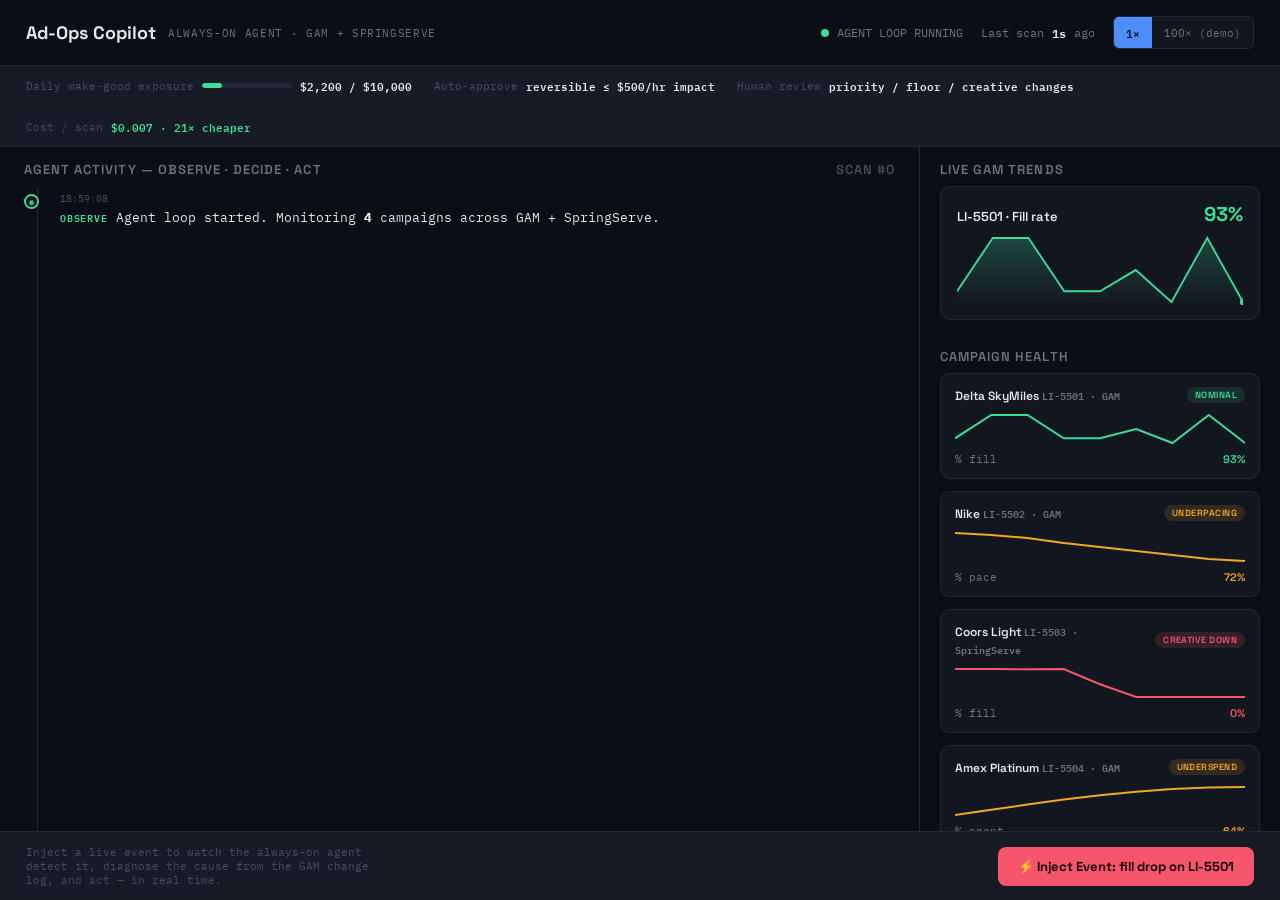
<file: dashboard/index.html>
<!DOCTYPE html>
<html lang="en">
<head>
<meta charset="UTF-8">
<meta name="viewport" content="width=device-width, initial-scale=1">
<title>Ad-Ops Copilot — Control Room</title>
<style>
  @import url('https://fonts.googleapis.com/css2?family=Space+Grotesk:wght@400;500;600;700&family=IBM+Plex+Mono:wght@400;500;600&display=swap');

  :root{
    --void:#0B0E14; --panel:#12161F; --panel-2:#161B26; --rule:#232838;
    --ink:#E4E7EC; --ink-dim:#6B7280; --ink-dimmer:#454C5C;
    --live:#3DDC97; --alert:#F5A623; --action:#4F8DFD; --danger:#F5566B;
  }
  *{box-sizing:border-box;}
  html,body{margin:0;padding:0;height:100%;background:var(--void);color:var(--ink);
    font-family:'IBM Plex Mono',monospace;}
  .app{display:grid;grid-template-rows:auto auto 1fr auto;height:100vh;max-width:1320px;margin:0 auto;}

  /* Top bar */
  .topbar{display:flex;align-items:center;justify-content:space-between;padding:16px 26px;border-bottom:1px solid var(--rule);}
  .brand{display:flex;align-items:center;gap:12px;}
  .brand h1{font-family:'Space Grotesk',sans-serif;font-size:18px;font-weight:700;margin:0;}
  .brand .tag{font-size:11px;color:var(--ink-dim);letter-spacing:0.06em;text-transform:uppercase;}
  .heartbeat{display:flex;align-items:center;gap:18px;flex-wrap:wrap;}
  .hb-item{display:flex;align-items:center;gap:8px;font-size:12px;color:var(--ink-dim);}
  .dot{width:8px;height:8px;border-radius:50%;background:var(--live);animation:pulse 1.8s infinite;}
  @keyframes pulse{0%{box-shadow:0 0 0 0 rgba(61,220,151,.55);}70%{box-shadow:0 0 0 8px rgba(61,220,151,0);}100%{box-shadow:0 0 0 0 rgba(61,220,151,0);}}
  @media (prefers-reduced-motion:reduce){.dot{animation:none;}}
  .lastcheck-n{color:var(--ink);font-weight:600;}
  .speed-toggle{display:flex;border:1px solid var(--rule);border-radius:6px;overflow:hidden;}
  .speed-toggle button{background:var(--panel);color:var(--ink-dim);border:none;font-family:'IBM Plex Mono',monospace;font-size:11px;padding:6px 12px;cursor:pointer;}
  .speed-toggle button.active{background:var(--action);color:#08101F;font-weight:600;}

  /* Guardrail strip */
  .guardrails{display:flex;align-items:center;gap:22px;padding:10px 26px;background:var(--panel-2);border-bottom:1px solid var(--rule);font-size:11px;color:var(--ink-dim);flex-wrap:wrap;}
  .g{display:flex;align-items:center;gap:8px;}
  .g-bar{width:90px;height:5px;background:var(--rule);border-radius:3px;overflow:hidden;}
  .g-bar-fill{height:100%;background:var(--live);border-radius:3px;transition:width .6s ease;}
  .g-label{color:var(--ink-dimmer);}
  .g-val{color:var(--ink);font-weight:600;}
  .g-val.accent{color:var(--live);}

  /* Main grid */
  .main{display:grid;grid-template-columns:1fr 360px;overflow:hidden;}
  .feed-wrap{border-right:1px solid var(--rule);display:flex;flex-direction:column;overflow:hidden;}
  .feed-head{padding:14px 24px 10px;font-family:'Space Grotesk',sans-serif;font-size:13px;font-weight:600;color:var(--ink-dim);text-transform:uppercase;letter-spacing:0.08em;display:flex;justify-content:space-between;}
  .feed{flex:1;overflow-y:auto;padding:4px 24px 24px;position:relative;}
  .feed::before{content:"";position:absolute;left:37px;top:0;bottom:0;width:1px;background:var(--rule);}
  .entry{position:relative;padding-left:36px;padding-bottom:18px;opacity:0;animation:slideIn .4s ease forwards;}
  @keyframes slideIn{from{opacity:0;transform:translateY(-6px);}to{opacity:1;transform:translateY(0);}}
  .entry .node{position:absolute;left:0;top:2px;width:15px;height:15px;border-radius:50%;display:flex;align-items:center;justify-content:center;font-size:9px;background:var(--void);border:2px solid var(--rule);}
  .entry.observe .node{border-color:var(--live);color:var(--live);}
  .entry.decide .node{border-color:var(--alert);color:var(--alert);}
  .entry.act .node{border-color:var(--action);color:var(--action);}
  .entry .ts{font-size:10px;color:var(--ink-dimmer);margin-bottom:3px;}
  .entry .phase{font-size:10px;text-transform:uppercase;letter-spacing:0.08em;font-weight:600;margin-right:8px;}
  .entry.observe .phase{color:var(--live);}
  .entry.decide .phase{color:var(--alert);}
  .entry.act .phase{color:var(--action);}
  .entry .msg{font-size:13px;color:var(--ink);line-height:1.55;}
  .entry .msg b{color:#fff;}
  .entry .evidence{margin-top:6px;font-size:11px;color:var(--ink-dim);border-left:2px solid var(--rule);padding-left:8px;}

  /* Right column */
  .right{display:flex;flex-direction:column;overflow-y:auto;}
  .rhead{padding:14px 20px 8px;font-family:'Space Grotesk',sans-serif;font-size:13px;font-weight:600;color:var(--ink-dim);text-transform:uppercase;letter-spacing:0.08em;}
  .featured{margin:0 20px 14px;background:var(--panel);border:1px solid var(--rule);border-radius:10px;padding:14px 16px;}
  .featured .ftop{display:flex;justify-content:space-between;align-items:baseline;margin-bottom:8px;}
  .featured .fname{font-family:'Space Grotesk',sans-serif;font-size:13px;font-weight:600;}
  .featured .fval{font-size:20px;font-weight:700;font-family:'Space Grotesk',sans-serif;}
  .card{margin:0 20px 12px;background:var(--panel);border:1px solid var(--rule);border-radius:10px;padding:12px 14px;}
  .card .name{font-family:'Space Grotesk',sans-serif;font-size:12px;font-weight:600;margin-bottom:8px;display:flex;justify-content:space-between;align-items:center;gap:8px;}
  .li{font-family:'IBM Plex Mono',monospace;font-size:10px;color:var(--ink-dim);}
  .status-chip{font-size:9px;padding:2px 8px;border-radius:20px;text-transform:uppercase;letter-spacing:0.05em;font-weight:600;white-space:nowrap;}
  .status-chip.ok{background:rgba(61,220,151,0.12);color:var(--live);}
  .status-chip.fixed{background:rgba(79,141,253,0.14);color:var(--action);}
  .status-chip.watch{background:rgba(245,166,35,0.14);color:var(--alert);}
  .status-chip.crit{background:rgba(245,86,107,0.14);color:var(--danger);}
  .card .row{display:flex;justify-content:space-between;align-items:center;font-size:11px;color:var(--ink-dim);margin-top:6px;}
  .card .row .m{color:var(--ink);font-weight:600;font-family:'Space Grotesk',sans-serif;}
  svg.spark{width:100%;height:34px;display:block;}
  svg.bigspark{width:100%;height:70px;display:block;}

  /* Bottom bar */
  .bottombar{display:flex;align-items:center;justify-content:space-between;padding:13px 26px;border-top:1px solid var(--rule);background:var(--panel-2);gap:16px;flex-wrap:wrap;}
  .inject-btn{background:var(--danger);color:#1a0508;border:none;border-radius:8px;font-family:'Space Grotesk',sans-serif;font-weight:700;font-size:13px;padding:11px 20px;cursor:pointer;display:flex;align-items:center;gap:8px;}
  .inject-btn:hover{filter:brightness(1.08);}
  .inject-btn:disabled{opacity:.35;cursor:not-allowed;}
  .hint{font-size:11px;color:var(--ink-dimmer);max-width:52ch;}
  ::-webkit-scrollbar{width:8px;} ::-webkit-scrollbar-thumb{background:var(--rule);border-radius:4px;}
</style>
</head>
<body>
<div class="app">

  <div class="topbar">
    <div class="brand">
      <h1>Ad-Ops Copilot</h1><span class="tag">Always-On Agent · GAM + SpringServe</span>
    </div>
    <div class="heartbeat">
      <div class="hb-item"><span class="dot"></span> AGENT LOOP RUNNING</div>
      <div class="hb-item">Last scan <span class="lastcheck-n" id="lastcheck">0s</span> ago</div>
      <div class="speed-toggle">
        <button class="active" id="speed1x">1×</button>
        <button id="speed100x">100× (demo)</button>
      </div>
    </div>
  </div>

  <div class="guardrails">
    <div class="g"><span class="g-label">Daily make-good exposure</span>
      <div class="g-bar"><div class="g-bar-fill" id="spendbar" style="width:22%"></div></div>
      <span class="g-val" id="spendval">$2,200 / $10,000</span></div>
    <div class="g"><span class="g-label">Auto-approve</span><span class="g-val">reversible ≤ $500/hr impact</span></div>
    <div class="g"><span class="g-label">Human review</span><span class="g-val">priority / floor / creative changes</span></div>
    <div class="g"><span class="g-label">Cost / scan</span><span class="g-val accent" id="cogs">$0.007 · 21× cheaper</span></div>
  </div>

  <div class="main">
    <div class="feed-wrap">
      <div class="feed-head"><span>Agent Activity — Observe · Decide · Act</span><span id="scancount" style="color:var(--ink-dimmer)">scan #0</span></div>
      <div class="feed" id="feed"></div>
    </div>

    <div class="right">
      <div class="rhead">Live GAM Trends</div>
      <div class="featured">
        <div class="ftop"><span class="fname">LI-5501 · Fill rate</span><span class="fval" id="f-val" style="color:var(--live)">93%</span></div>
        <svg class="bigspark" id="f-chart" viewBox="0 0 320 70" preserveAspectRatio="none"></svg>
      </div>

      <div class="rhead">Campaign Health</div>
      <div id="cards"></div>
    </div>
  </div>

  <div class="bottombar">
    <span class="hint">Inject a live event to watch the always-on agent detect it, diagnose the cause from the GAM change log, and act — in real time.</span>
    <button class="inject-btn" id="injectBtn">⚡ Inject Event: fill drop on LI-5501</button>
  </div>
</div>

<script>
// ---- Campaign state (demo). Live version pulls this from the agent service via the adapter. ----
const START = [
  {id:"CAMP-1001", li:"LI-5501", adv:"Delta SkyMiles", plat:"GAM",        metric:"fill",  val:93, unit:"%", chip:"ok",   chiptxt:"Nominal", series:seed(93,3)},
  {id:"CAMP-1002", li:"LI-5502", adv:"Nike",           plat:"GAM",        metric:"pace",  val:72, unit:"%", chip:"watch",chiptxt:"Underpacing", series:[100,98,95,90,86,82,78,74,72]},
  {id:"CAMP-1003", li:"LI-5503", adv:"Coors Light",    plat:"SpringServe",metric:"fill",  val:0,  unit:"%", chip:"crit", chiptxt:"Creative down", series:[88,88,87,88,40,0,0,0,0]},
  {id:"CAMP-1004", li:"LI-5504", adv:"Amex Platinum",  plat:"GAM",        metric:"spend", val:64, unit:"%", chip:"watch",chiptxt:"Underspend", series:[10,20,30,40,48,55,60,63,64]},
];
let S = JSON.parse(JSON.stringify(START));
function seed(base,jit){return Array.from({length:9},()=>base + (Math.round((Math.sin(Math.random()*6)*jit))));}

const feed=document.getElementById('feed'), lastcheckEl=document.getElementById('lastcheck'),
  injectBtn=document.getElementById('injectBtn'), scancountEl=document.getElementById('scancount'),
  spendbar=document.getElementById('spendbar'), spendval=document.getElementById('spendval');
let seconds=0, scan=0, exposure=2200, speedMult=1, injected=false;

function sparkPath(series,w,h){
  const min=Math.min(...series),max=Math.max(...series),rng=(max-min)||1;
  return series.map((v,i)=>{const x=(i/(series.length-1))*w, y=h-3-((v-min)/rng)*(h-6);
    return (i?'L':'M')+x.toFixed(1)+' '+y.toFixed(1);}).join(' ');
}
function color(c){return c==='crit'?'var(--danger)':c==='watch'?'var(--alert)':c==='fixed'?'var(--action)':'var(--live)';}

function renderFeatured(){
  const c=S.find(x=>x.id==='CAMP-1001'); const w=320,h=70;
  const d=sparkPath(c.series,w,h);
  const min=Math.min(...c.series),max=Math.max(...c.series),rng=(max-min)||1;
  const ey=h-3-((c.series[c.series.length-1]-min)/rng)*(h-6), ex=w;
  const col=color(c.chip);
  document.getElementById('f-chart').innerHTML=
    `<defs><linearGradient id="fg" x1="0" y1="0" x2="0" y2="1">
       <stop offset="0" stop-color="${col}" stop-opacity="0.25"/><stop offset="1" stop-color="${col}" stop-opacity="0"/></linearGradient></defs>
     <path d="${d} L ${w} ${h} L 0 ${h} Z" fill="url(#fg)" stroke="none"/>
     <path d="${d}" fill="none" stroke="${col}" stroke-width="2"/>
     <circle cx="${ex}" cy="${ey.toFixed(1)}" r="3.5" fill="${col}"/>`;
  const fv=document.getElementById('f-val'); fv.textContent=c.val+'%'; fv.style.color=col;
}
function renderCards(){
  document.getElementById('cards').innerHTML=S.map(c=>{
    const unit=c.metric==='spend'?'% spent':c.metric==='pace'?'% pace':'% fill';
    return `<div class="card">
      <div class="name"><span>${c.adv} <span class="li">${c.li} · ${c.plat}</span></span>
        <span class="status-chip ${c.chip}" id="chip-${c.id}">${c.chiptxt}</span></div>
      <svg class="spark" viewBox="0 0 300 34" preserveAspectRatio="none">
        <path d="${sparkPath(c.series,300,34)}" fill="none" stroke="${color(c.chip)}" stroke-width="2"/></svg>
      <div class="row"><span>${unit}</span><span class="m" id="m-${c.id}" style="color:${color(c.chip)}">${c.val}%</span></div>
    </div>`;}).join('');
}
function render(){renderFeatured();renderCards();}

function addEntry(phase,msg,evidence){
  const el=document.createElement('div'); el.className='entry '+phase;
  const icon=phase==='observe'?'◉':phase==='decide'?'◆':'▶';
  const label=phase==='observe'?'Observe':phase==='decide'?'Decide':'Act';
  const ts=new Date().toTimeString().slice(0,8);
  el.innerHTML=`<div class="node">${icon}</div><div class="ts">${ts}</div>
    <div class="msg"><span class="phase">${label}</span>${msg}${evidence?`<div class="evidence">${evidence}</div>`:''}</div>`;
  feed.appendChild(el); feed.scrollTop=feed.scrollHeight;
}

function routineTick(){
  seconds=0; scan++; scancountEl.textContent='scan #'+scan;
  exposure+=Math.floor(Math.random()*30)+5;
  spendval.textContent=`$${exposure.toLocaleString()} / $10,000`;
  spendbar.style.width=Math.min(100,exposure/10000*100).toFixed(0)+'%';
  // gentle jitter on the healthy fill line so the trend looks live
  if(!injected){const c=S.find(x=>x.id==='CAMP-1001');
    c.series=[...c.series.slice(1), 92+Math.round(Math.sin(scan)*2)]; c.val=c.series[c.series.length-1]; render();}
  addEntry('observe',`Polled <b>4</b> campaigns via GAM + SpringServe — all within normal range.`);
}

setInterval(()=>{seconds++;lastcheckEl.textContent=seconds+'s';},1000);
let routine=setInterval(routineTick,8000);
render();
addEntry('observe',`Agent loop started. Monitoring <b>4</b> campaigns across GAM + SpringServe.`);

document.getElementById('speed1x').onclick=()=>setSpeed(1);
document.getElementById('speed100x').onclick=()=>setSpeed(100);
function setSpeed(m){speedMult=m;document.getElementById('speed1x').classList.toggle('active',m===1);
  document.getElementById('speed100x').classList.toggle('active',m===100);
  clearInterval(routine);routine=setInterval(routineTick,m===1?8000:2500);}

// ---- Scripted inject: uses the REAL recommendation the agent produced for CAMP-1001 ----
injectBtn.onclick=()=>{
  injectBtn.disabled=true; injected=true;
  injectBtn.textContent='⚡ Event injected — watch the feed →';
  const c=S.find(x=>x.id==='CAMP-1001');

  setTimeout(()=>{ c.series=[93,92,94,93,92,90,72,58,48]; c.val=48; c.chip='crit'; c.chiptxt='Fill drop'; render();
    addEntry('observe',`<b>LI-5501</b> (Delta SkyMiles) fill rate fell <b>93% → 48%</b> (−45%) over the last 10 min. ~13,600 impressions/hr going unfilled.`); },700);

  setTimeout(()=>{ addEntry('decide',
    `Correlated with the GAM change log. Root cause: geo-targeting on LI-5501 narrowed to US-only, cutting eligible audience ~55%. Runbook <b>low-fill-rate</b> applies. Proposed: restore targeting to last-known-good (US, EU, APAC).`,
    `Evidence: CHG-202 @ 13:40Z on LI-5501 (drop 10 min later). Secondary: CHG-201 floor $12→$22 @ 13:48Z may compound. Est. $250/hr at-risk — reversible, under auto-approve cap.`);
    const chip=document.getElementById('chip-CAMP-1001'); chip.textContent='Deciding'; chip.className='status-chip watch'; },2400);

  setTimeout(()=>{ addEntry('act',
    `Restored LI-5501 targeting to last-known-good via GAM API. Slack <b>#adops</b> notified. Reversible change logged for audit.`);
    const chip=document.getElementById('chip-CAMP-1001'); chip.textContent='Fixed'; chip.className='status-chip fixed'; },4400);

  setTimeout(()=>{ c.series=[48,58,72,84,90,92,93,93,93]; c.val=93; c.chip='ok'; c.chiptxt='Recovered'; render();
    addEntry('observe',`Re-checked <b>LI-5501</b> — fill recovering toward 93% baseline. Unfilled impressions clearing.`); },6200);

  setTimeout(()=>{ injectBtn.disabled=false; injected=false;
    injectBtn.textContent='⚡ Inject Event: fill drop on LI-5501'; },8200);
};
</script>
</body>
</html>
</file>
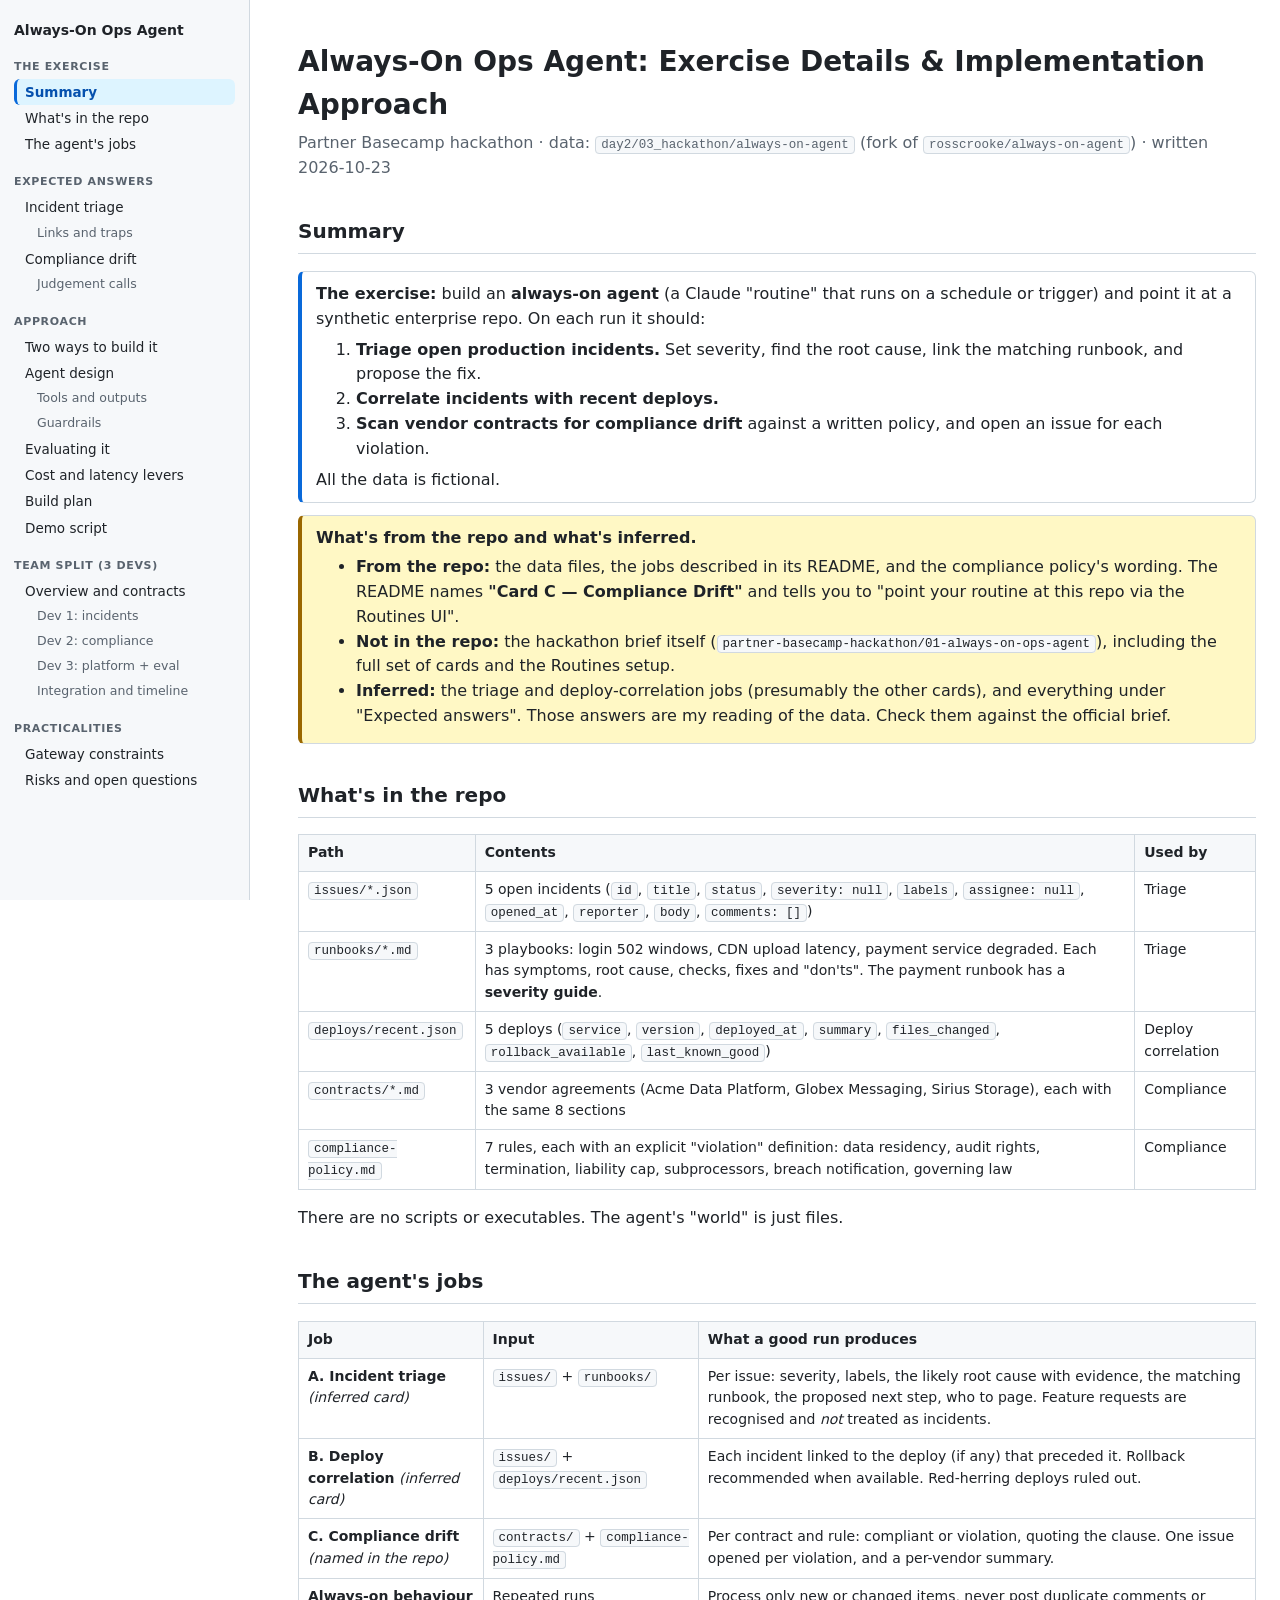
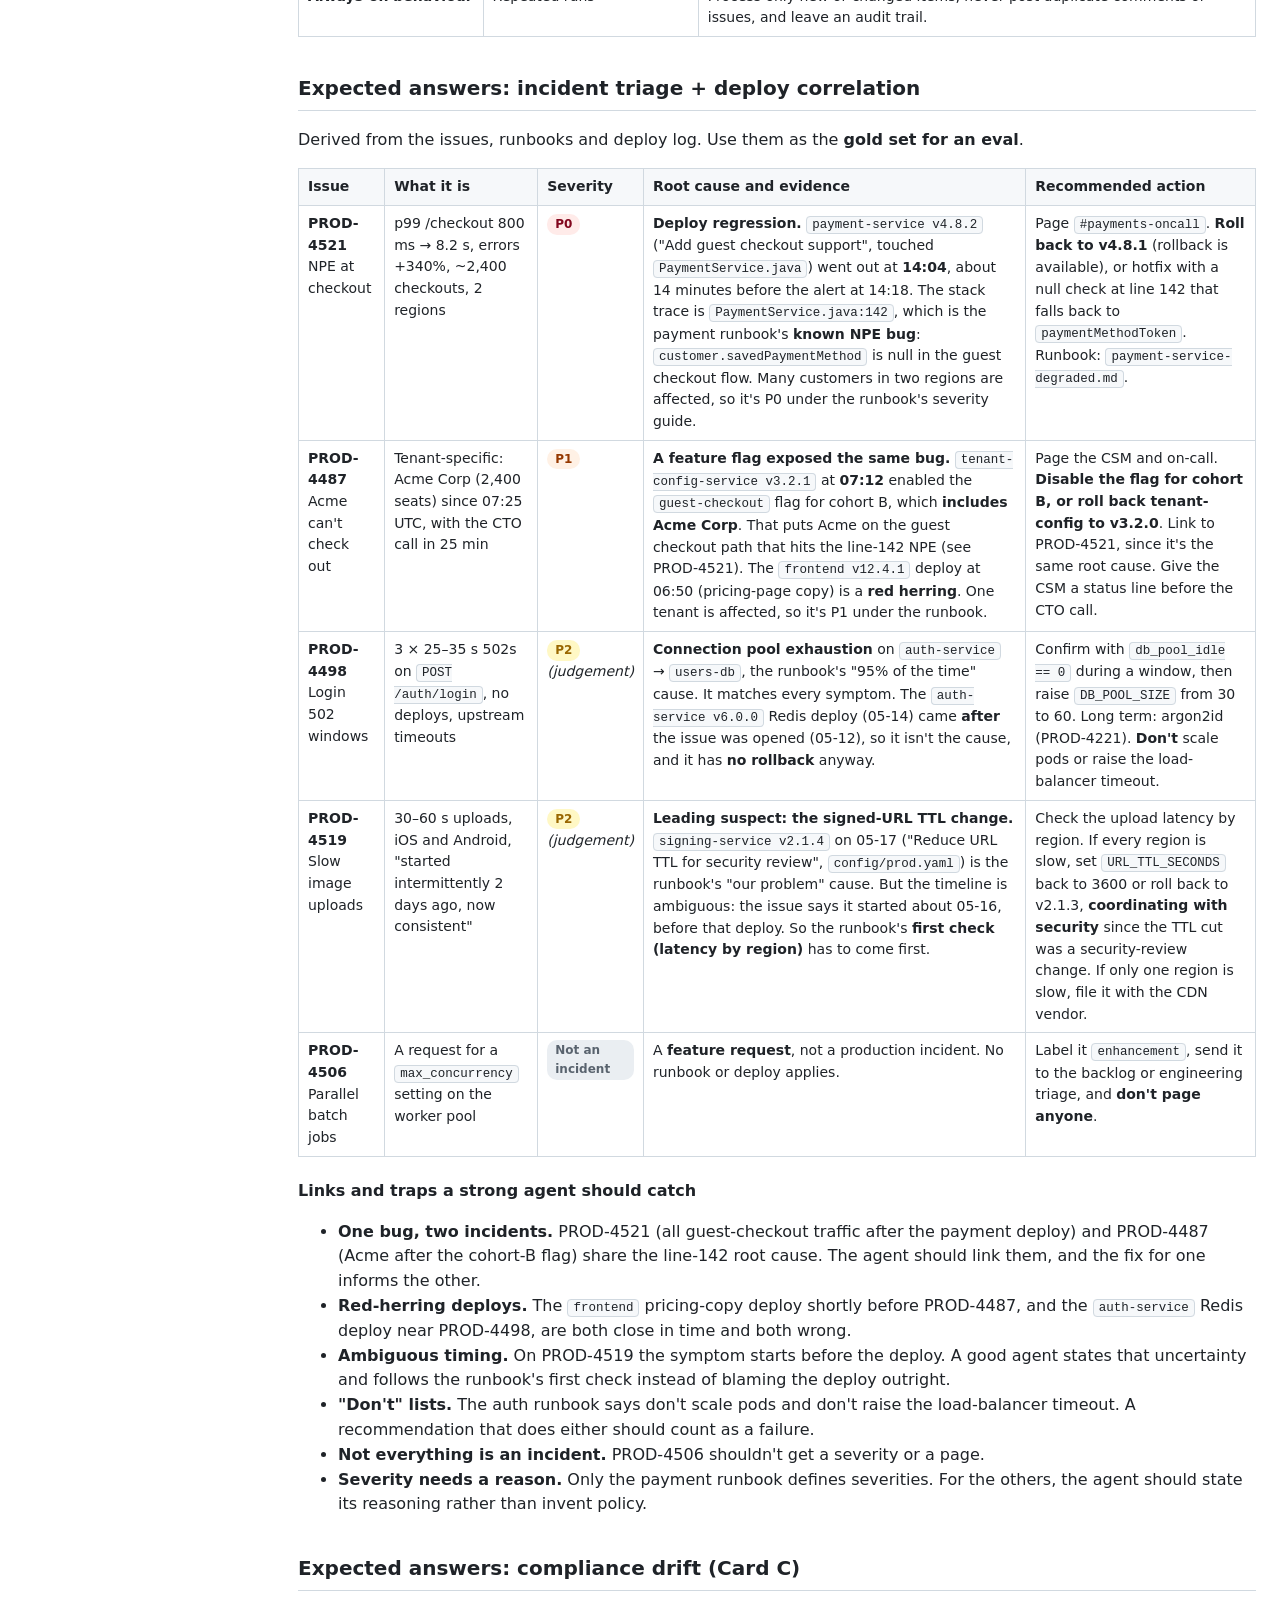
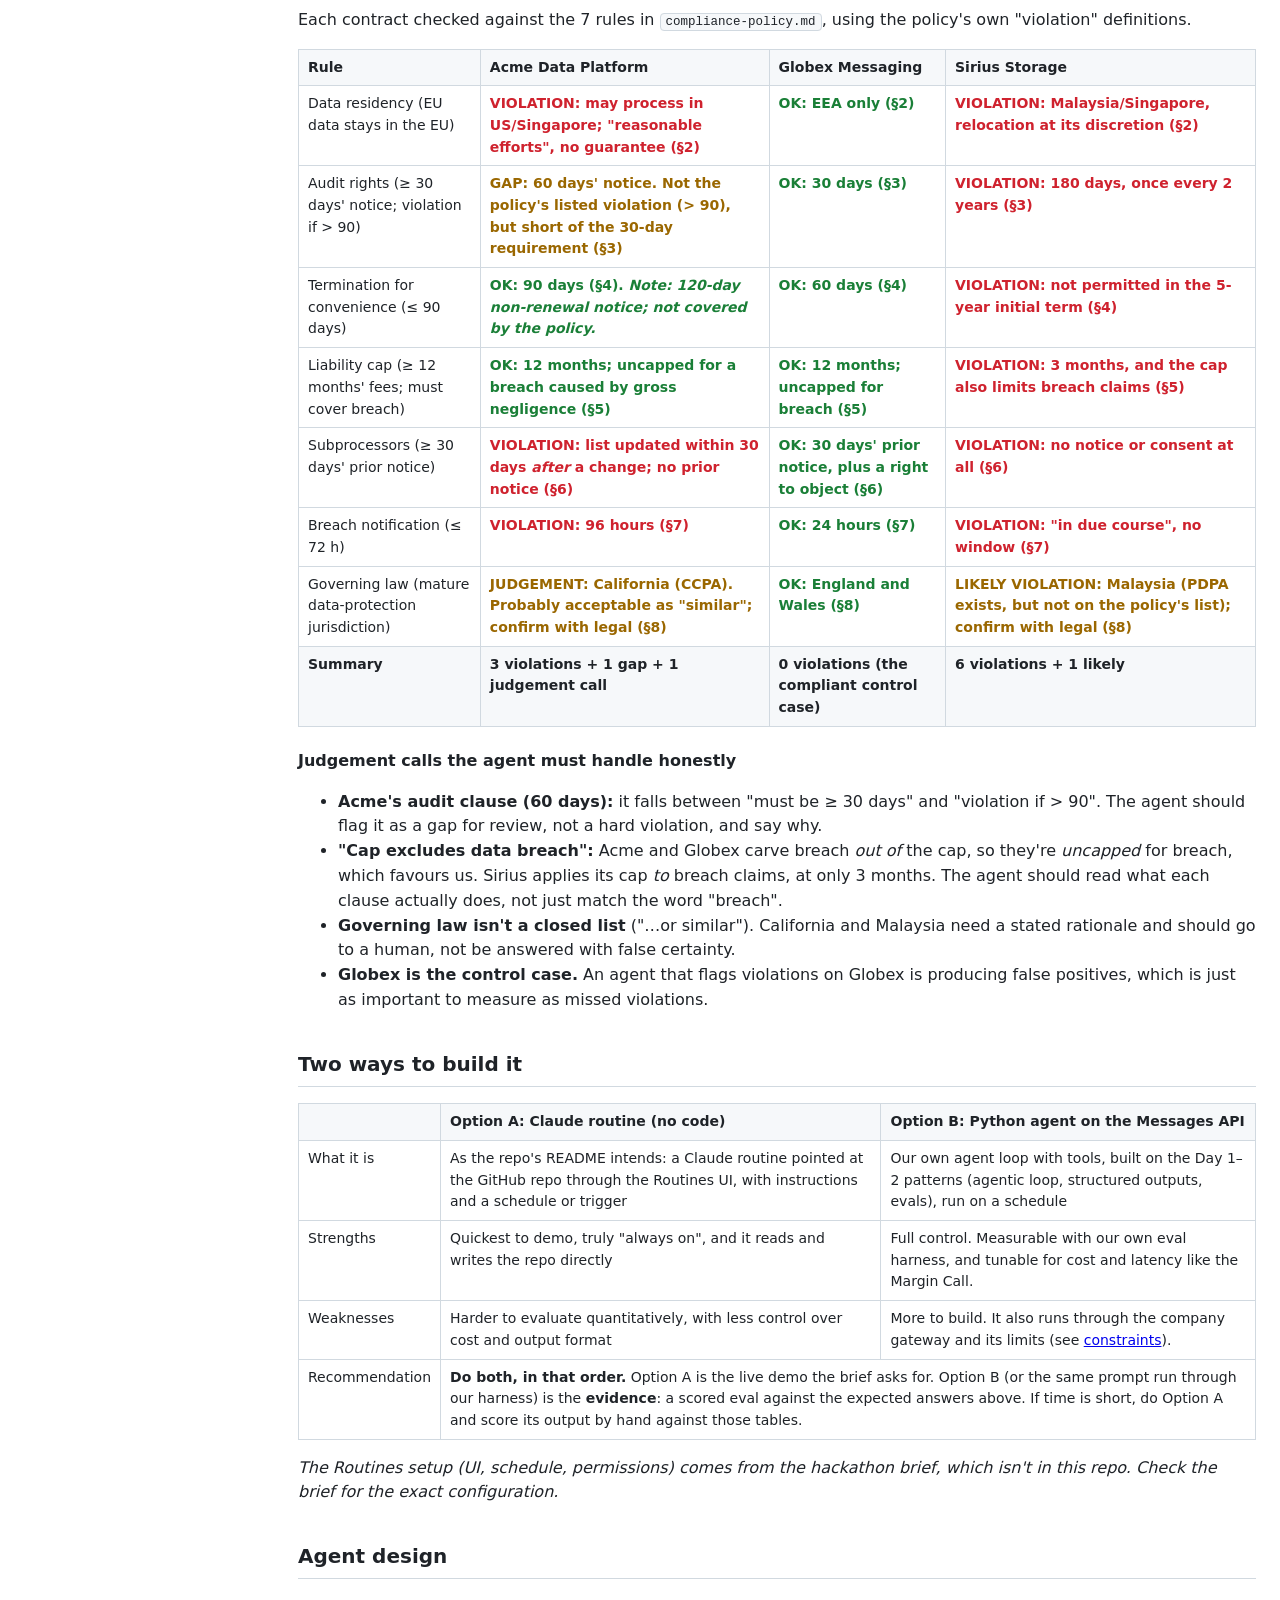
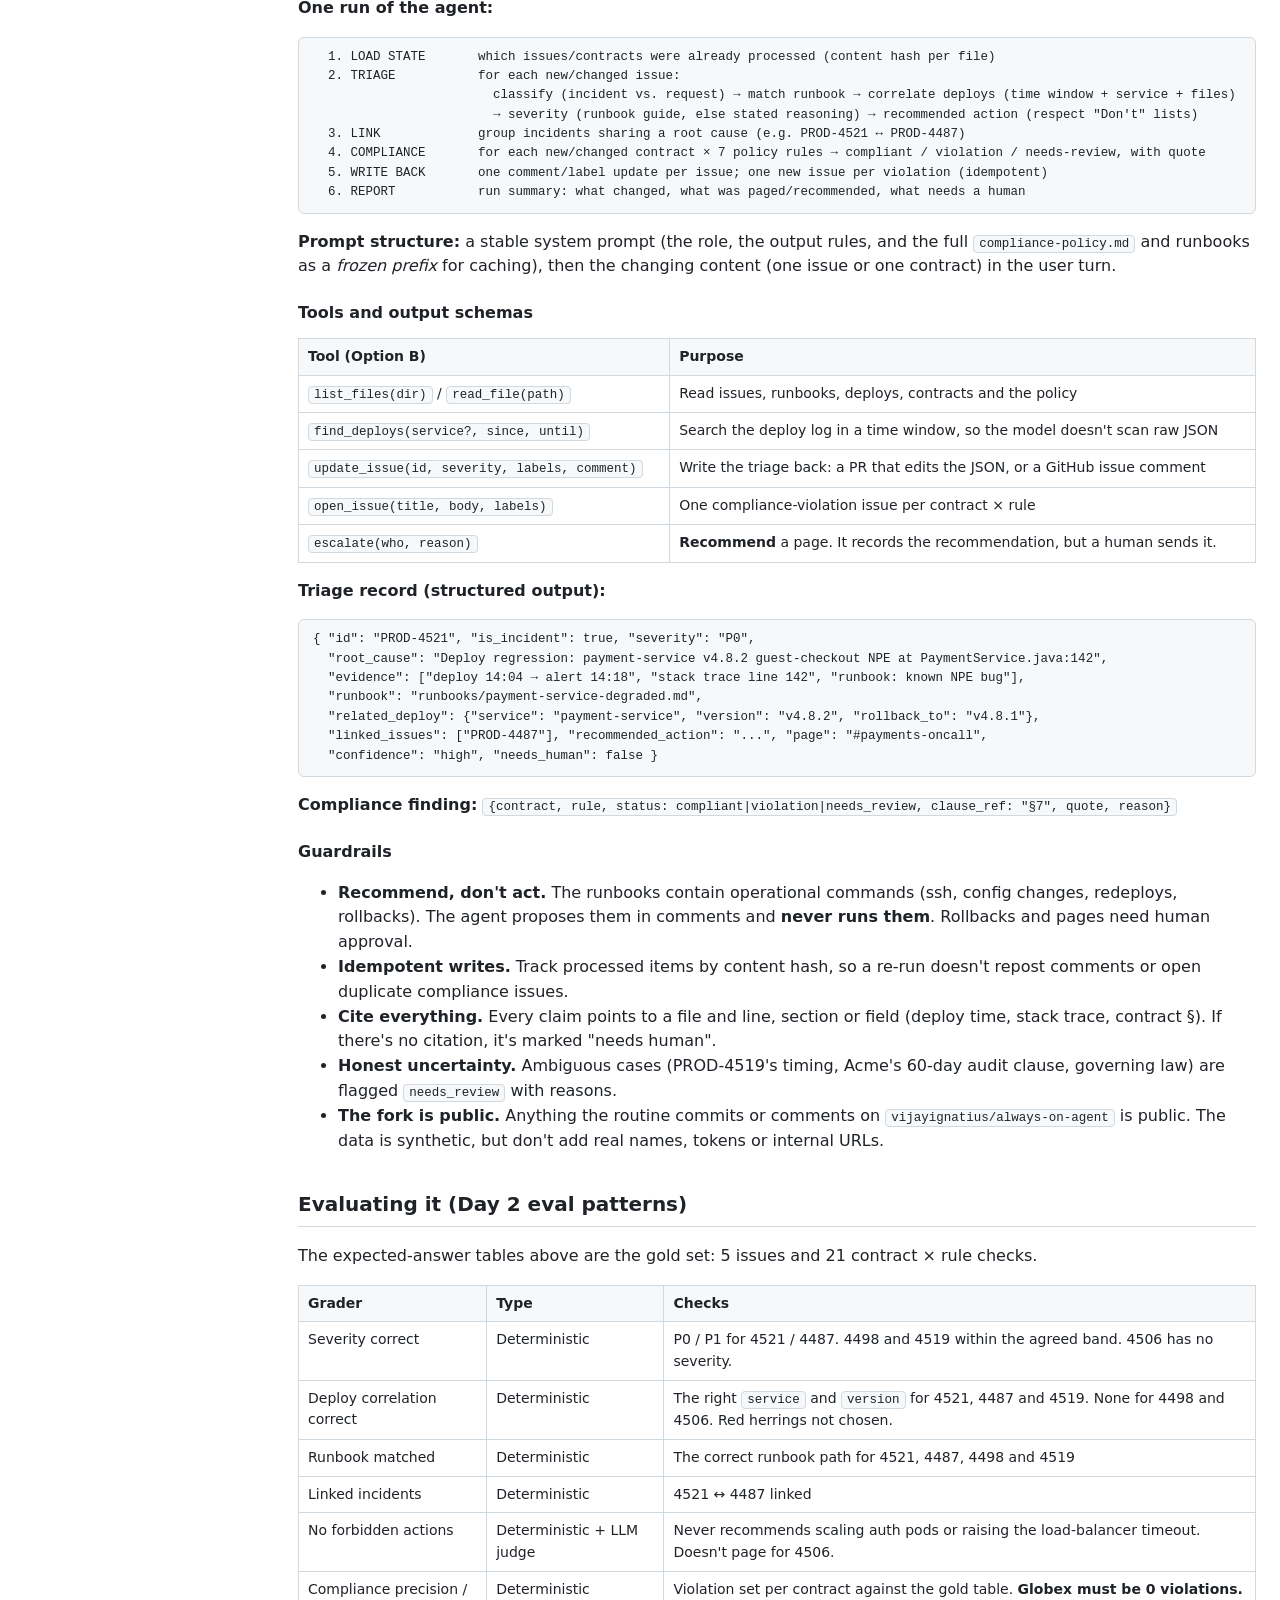
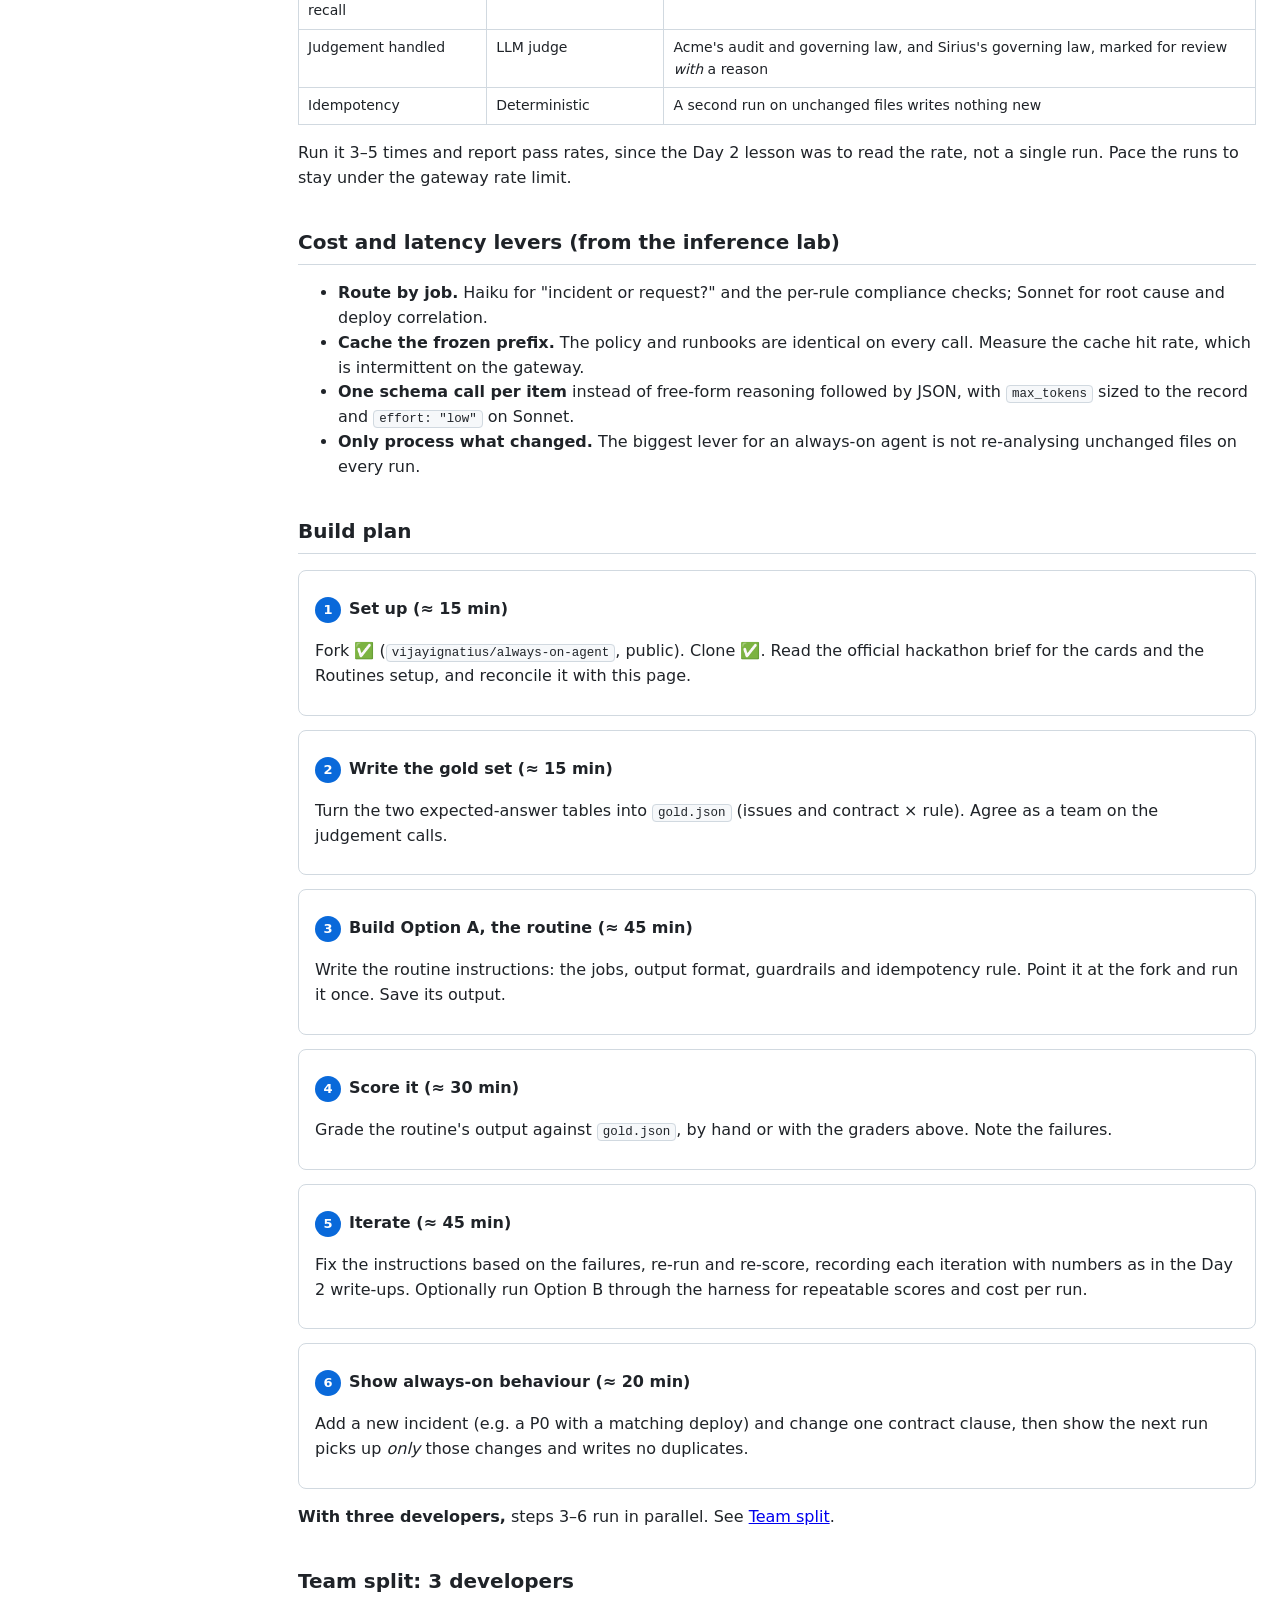
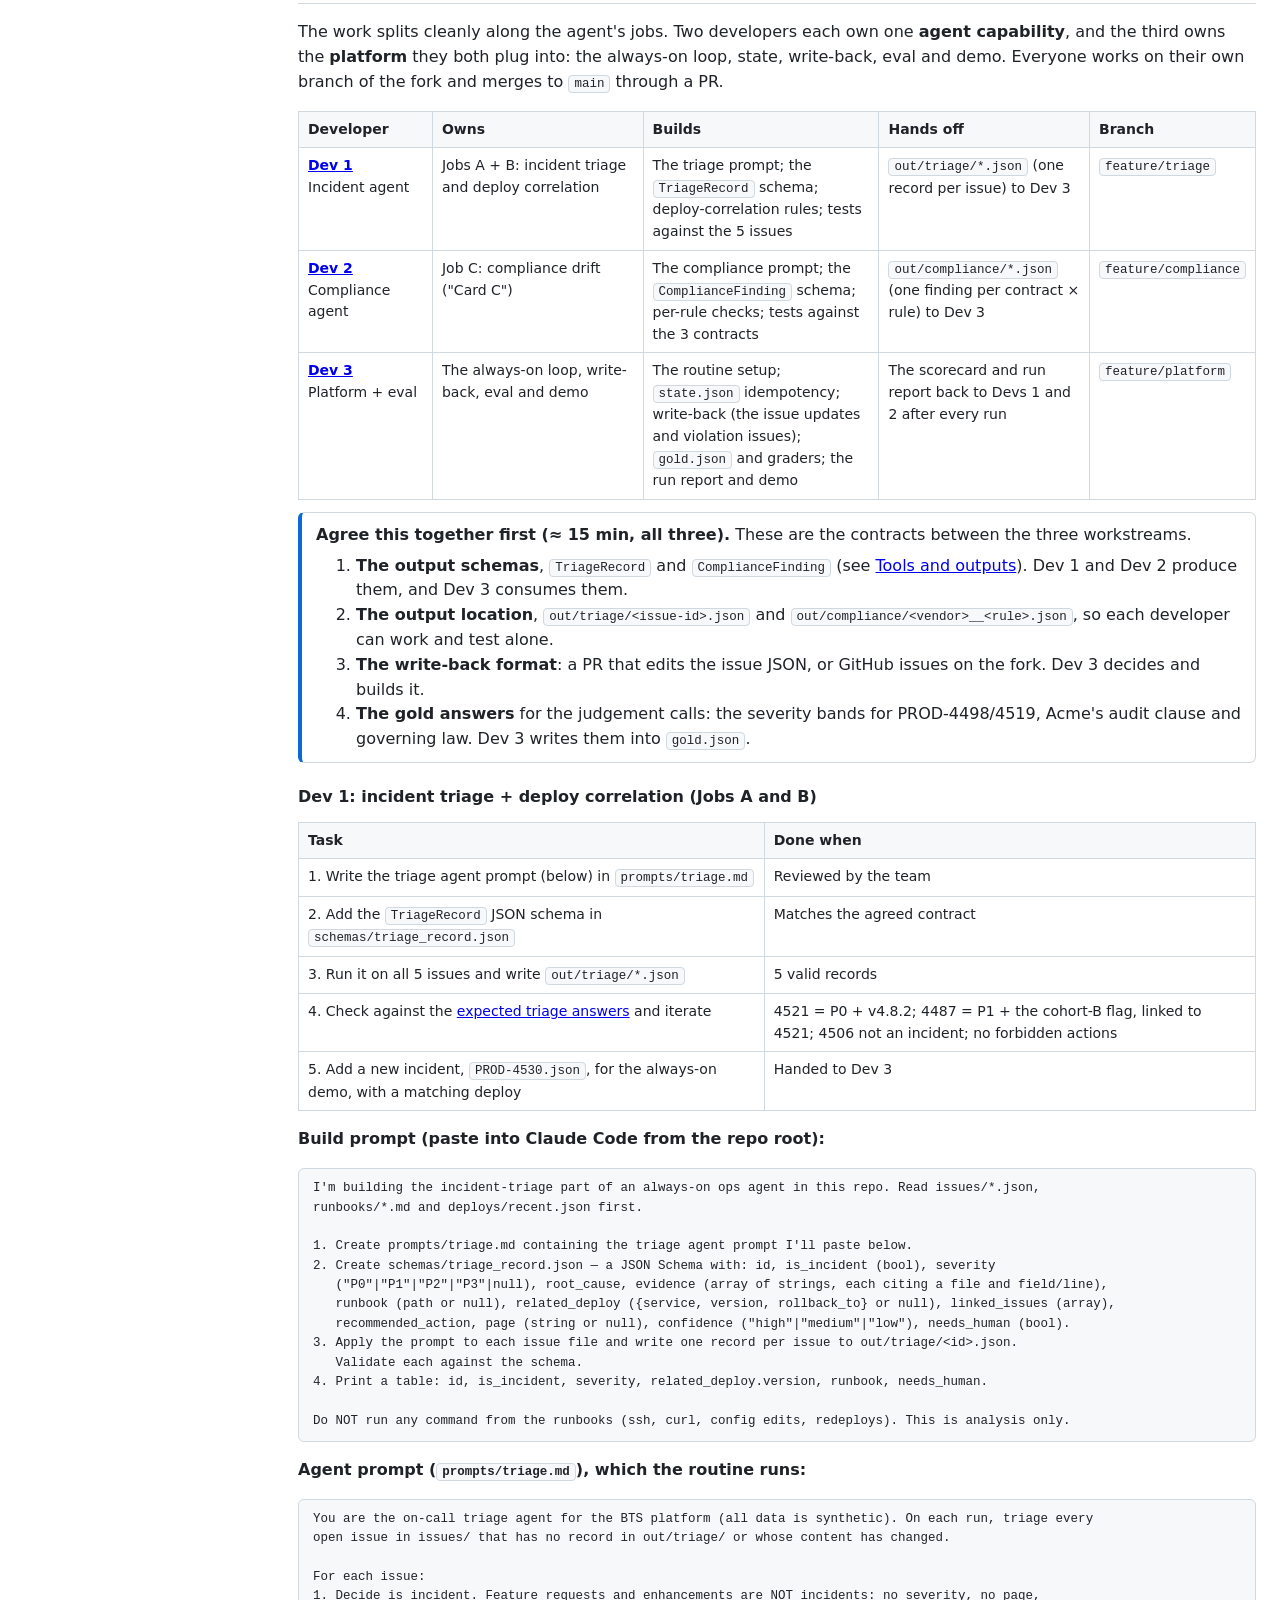
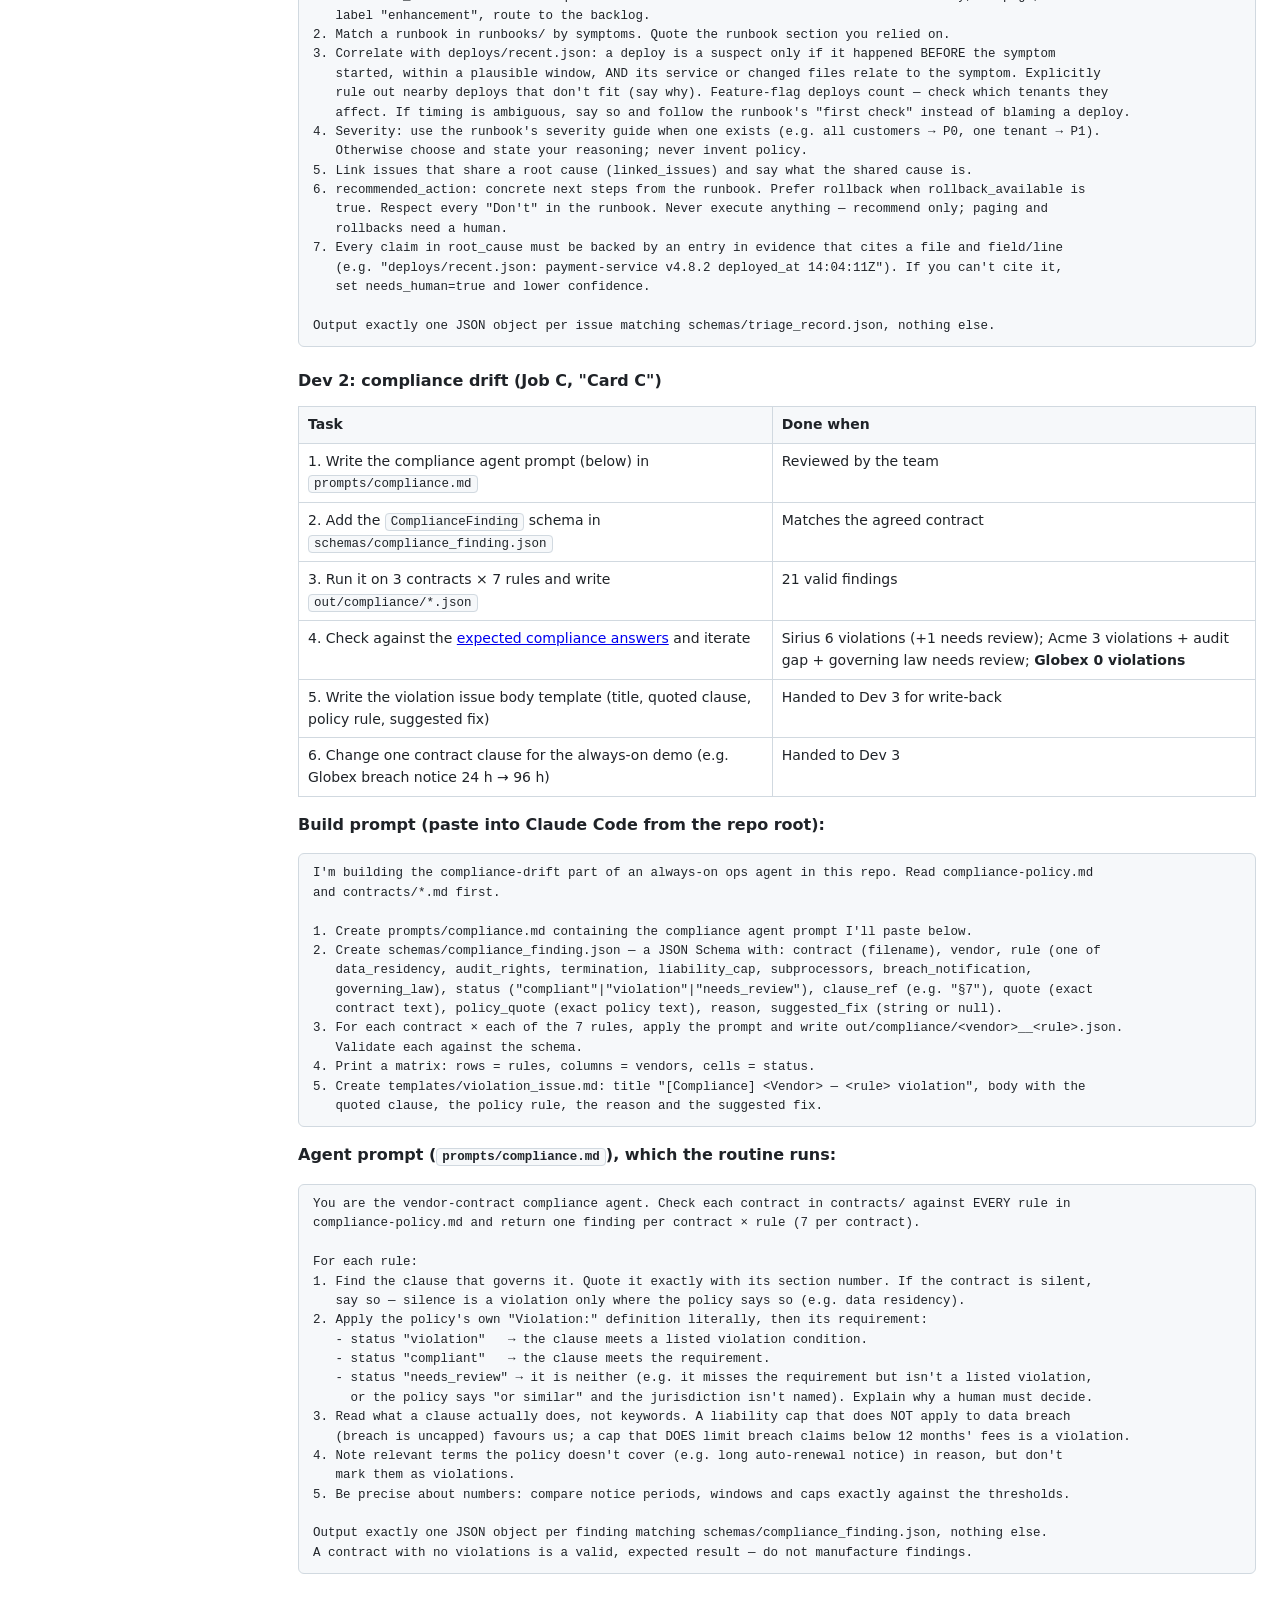
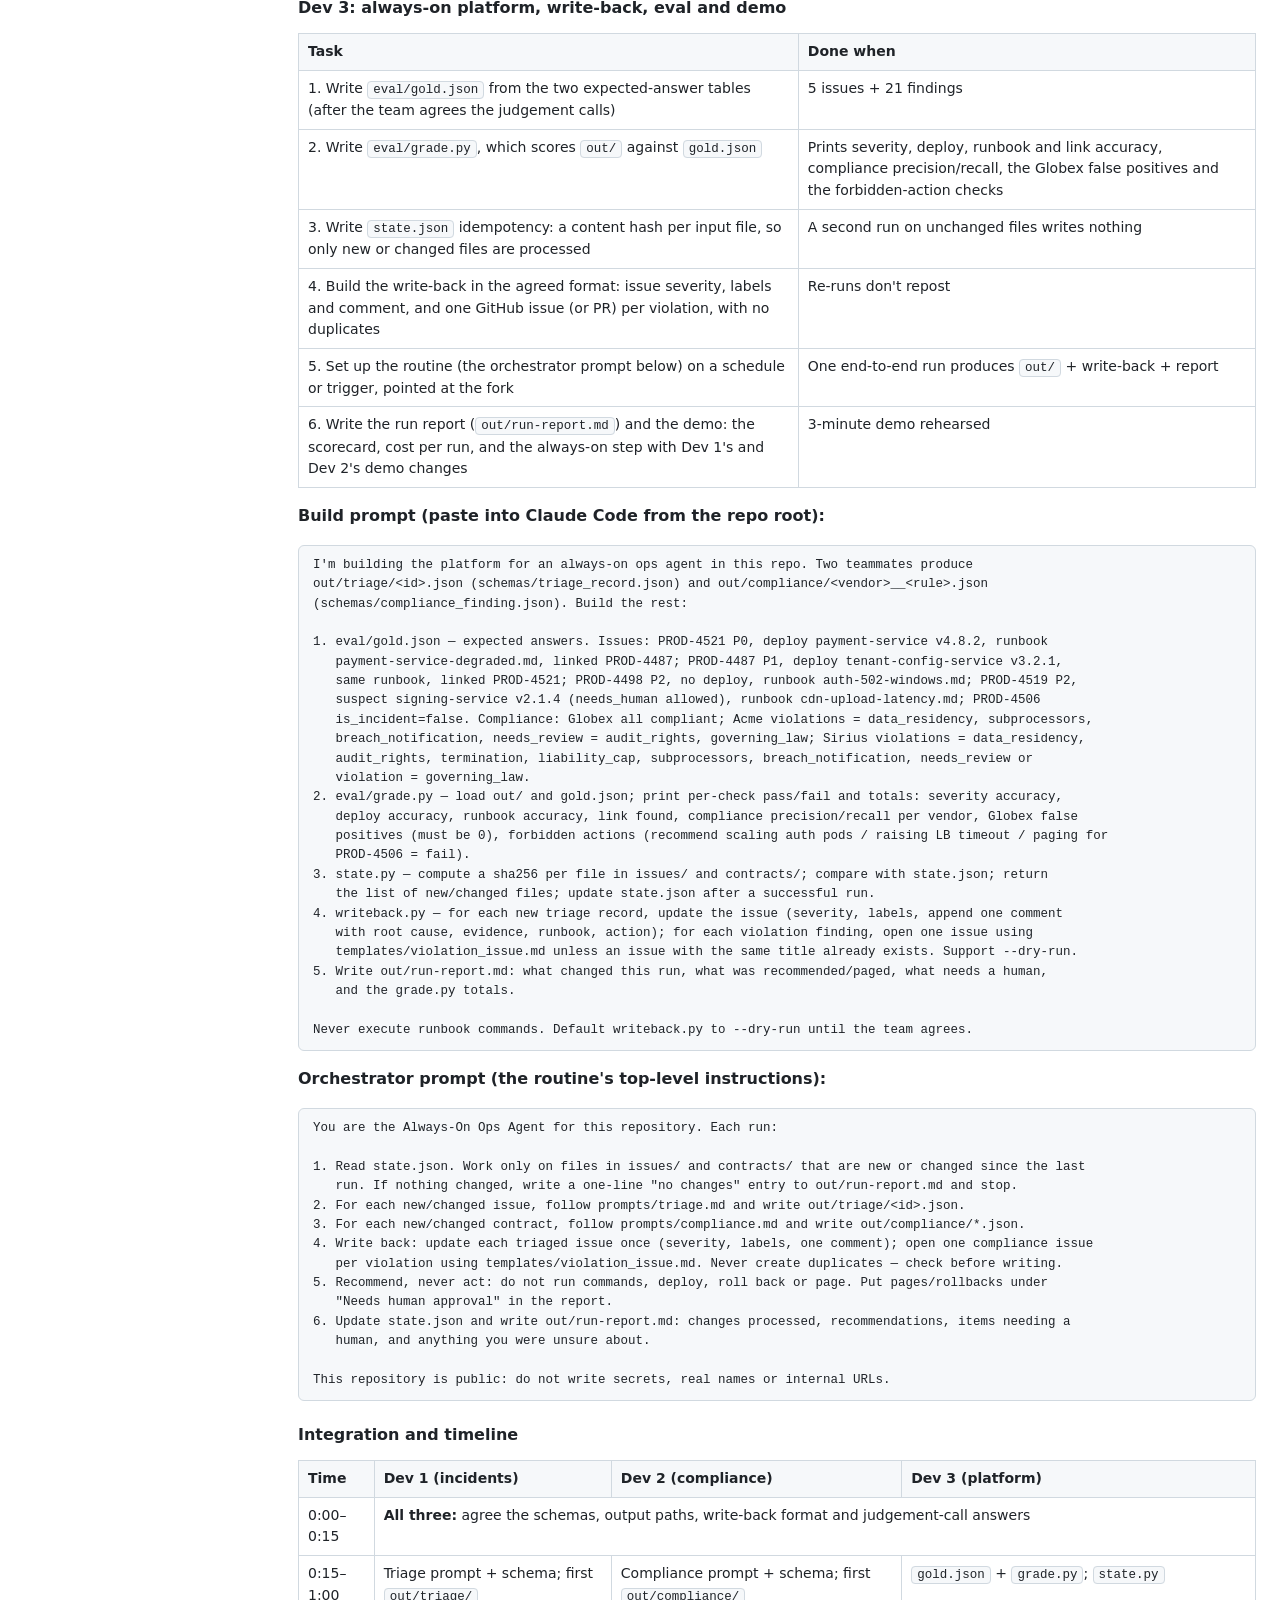
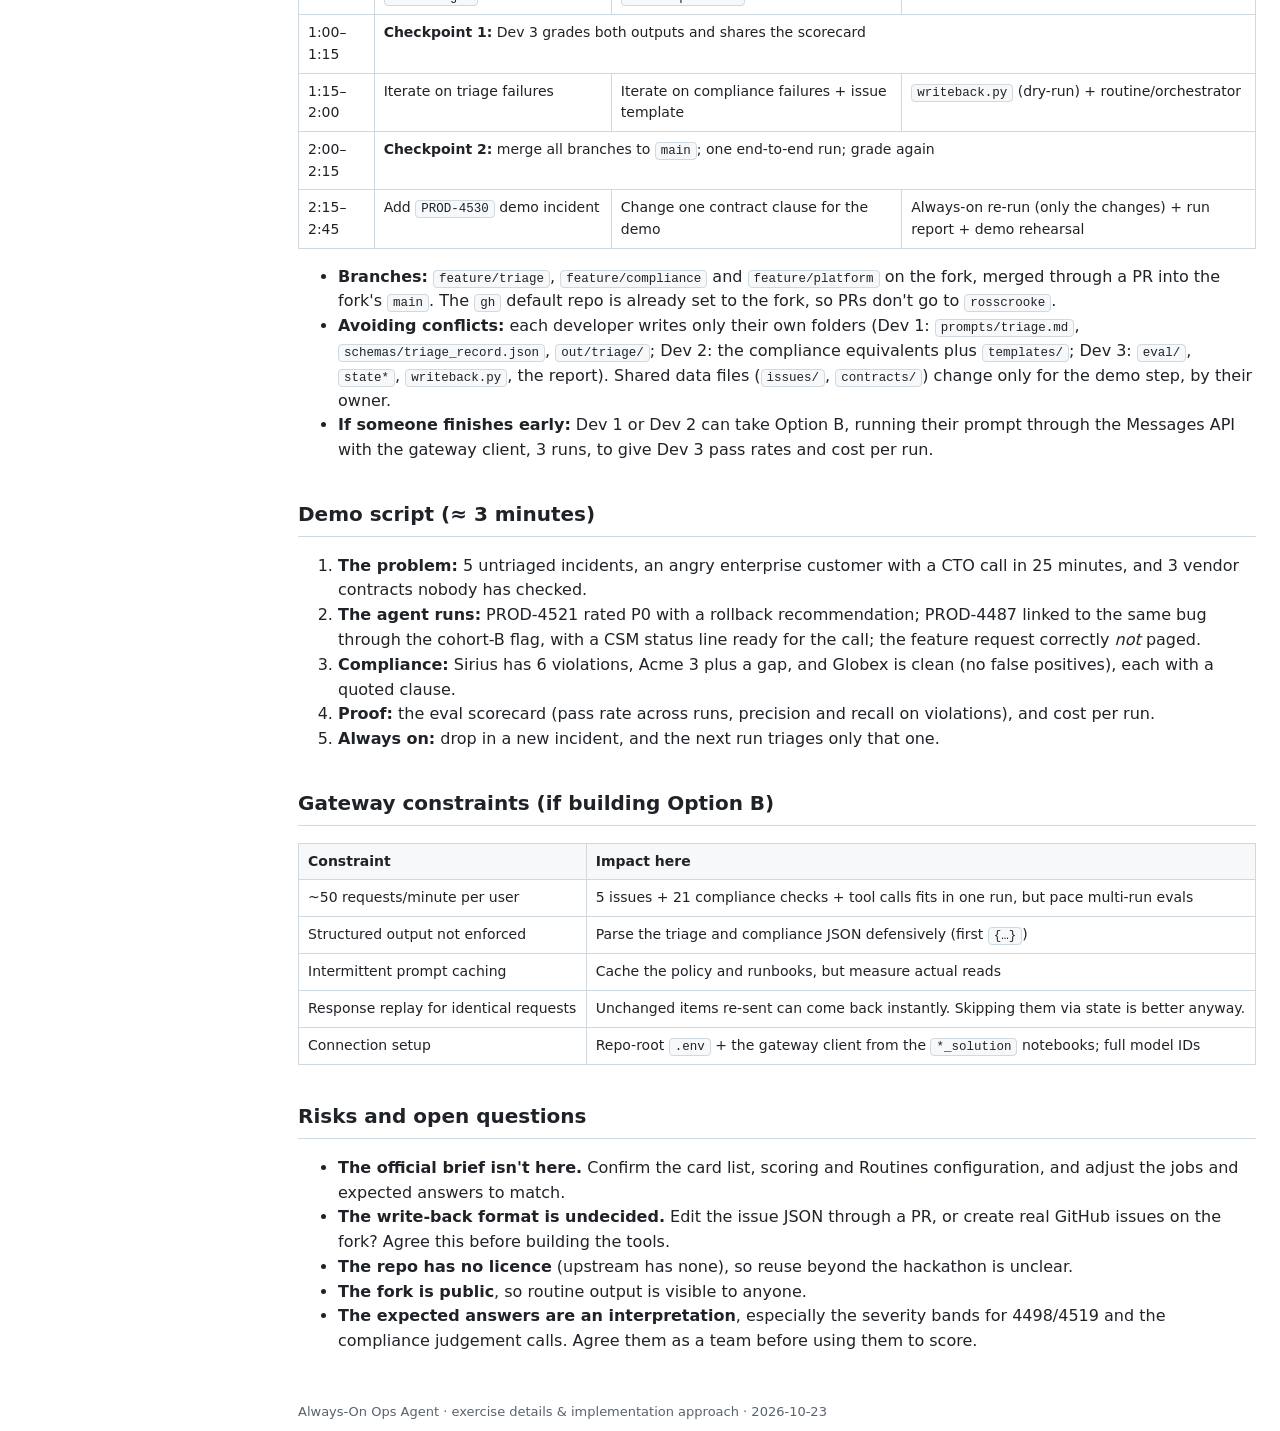
<file: always-on-agent.html>
<!DOCTYPE html>
<html lang="en">
<head>
<meta charset="utf-8">
<meta name="viewport" content="width=device-width, initial-scale=1">
<title>Always-On Ops Agent — Exercise Details &amp; Implementation Approach</title>
<style>
  :root { --ink:#1f2328; --muted:#59636e; --line:#d1d9e0; --bg:#f6f8fa; --accent:#0969da; --warn:#9a6700; --warnbg:#fff8c5; --bad:#cf222e; --good:#1a7f37; }
  body { font-family: system-ui, -apple-system, "Segoe UI", sans-serif; color: var(--ink); line-height: 1.55;
         max-width: 980px; margin: 40px auto; padding: 0 24px; }
  h1 { font-size: 28px; margin-bottom: 4px; }
  h2 { font-size: 20px; margin-top: 36px; border-bottom: 1px solid var(--line); padding-bottom: 6px; }
  h3 { font-size: 16px; margin: 22px 0 6px; }
  .sub { color: var(--muted); margin-top: 0; }
  table { border-collapse: collapse; width: 100%; margin: 12px 0; font-size: 14px; }
  th, td { border: 1px solid var(--line); padding: 7px 9px; text-align: left; vertical-align: top; }
  th { background: var(--bg); }
  code { background: var(--bg); border: 1px solid var(--line); border-radius: 4px; padding: 1px 5px; font-size: 12.5px; }
  pre { background: var(--bg); border: 1px solid var(--line); border-radius: 6px; padding: 10px 14px; overflow-x: auto; font-size: 12.5px; }
  .callout { border: 1px solid var(--line); border-left: 4px solid var(--accent); border-radius: 6px; padding: 10px 14px; margin: 12px 0; }
  .warn { border-left-color: var(--warn); background: var(--warnbg); }
  .step { border: 1px solid var(--line); border-radius: 8px; padding: 4px 16px 10px; margin: 14px 0; }
  .num { display:inline-block; min-width:26px; height:26px; line-height:26px; text-align:center; border-radius:50%;
         background: var(--accent); color:#fff; font-weight:600; font-size:13px; margin-right:8px; }
  .v { color: var(--bad); font-weight: 600; }
  .ok { color: var(--good); font-weight: 600; }
  .j { color: var(--warn); font-weight: 600; }
  .pill { display:inline-block; font-size:12px; font-weight:600; padding:1px 8px; border-radius:10px; }
  .p0 { background:#ffebe9; color:#82071e; } .p1 { background:#fff1e5; color:#953800; } .p2 { background:var(--warnbg); color:var(--warn); } .p4 { background:#eaeef2; color:var(--muted); }
  footer { margin-top: 48px; color: var(--muted); font-size: 13px; }
  html { scroll-behavior: smooth; }
  h1[id], h2[id], h3[id] { scroll-margin-top: 16px; }
  nav.sidebar { position: fixed; top: 0; left: 0; bottom: 0; width: 250px; overflow-y: auto;
                background: var(--bg); border-right: 1px solid var(--line); padding: 20px 14px 40px;
                font-size: 13.5px; box-sizing: border-box; }
  nav.sidebar .nav-title { font-weight: 700; font-size: 14px; margin: 0 0 12px; }
  nav.sidebar .nav-title a { color: var(--ink); text-decoration: none; }
  nav.sidebar .group { color: var(--muted); font-size: 11px; font-weight: 700; text-transform: uppercase;
                       letter-spacing: .06em; margin: 16px 0 4px; }
  nav.sidebar ul { list-style: none; margin: 0; padding: 0; }
  nav.sidebar li a { display: block; padding: 4px 8px; border-radius: 6px; color: var(--ink); text-decoration: none;
                     line-height: 1.35; border-left: 3px solid transparent; }
  nav.sidebar li a:hover { background: #eaeef2; }
  nav.sidebar li a.active { background: #ddf4ff; border-left-color: var(--accent); color: #0550ae; font-weight: 600; }
  nav.sidebar li.sub a { padding-left: 20px; font-size: 12.5px; color: var(--muted); }
  @media (min-width: 1280px) { body { margin-left: max(274px, calc((100vw - 980px) / 2)); } }
  @media (max-width: 1279px) { nav.sidebar { display: none; } }
</style>
</head>
<body>
<nav class="sidebar" aria-label="Sections">
  <div class="nav-title"><a href="#top">Always-On Ops Agent</a></div>
  <div class="group">The exercise</div>
  <ul>
    <li><a href="#summary">Summary</a></li>
    <li><a href="#repo">What's in the repo</a></li>
    <li><a href="#jobs">The agent's jobs</a></li>
  </ul>
  <div class="group">Expected answers</div>
  <ul>
    <li><a href="#triage">Incident triage</a></li>
    <li class="sub"><a href="#links">Links and traps</a></li>
    <li><a href="#compliance">Compliance drift</a></li>
    <li class="sub"><a href="#compliance-notes">Judgement calls</a></li>
  </ul>
  <div class="group">Approach</div>
  <ul>
    <li><a href="#options">Two ways to build it</a></li>
    <li><a href="#design">Agent design</a></li>
    <li class="sub"><a href="#tools">Tools and outputs</a></li>
    <li class="sub"><a href="#guardrails">Guardrails</a></li>
    <li><a href="#evals">Evaluating it</a></li>
    <li><a href="#cost">Cost and latency levers</a></li>
    <li><a href="#plan">Build plan</a></li>
    <li><a href="#demo">Demo script</a></li>
  </ul>
  <div class="group">Team split (3 devs)</div>
  <ul>
    <li><a href="#team">Overview and contracts</a></li>
    <li class="sub"><a href="#dev1">Dev 1: incidents</a></li>
    <li class="sub"><a href="#dev2">Dev 2: compliance</a></li>
    <li class="sub"><a href="#dev3">Dev 3: platform + eval</a></li>
    <li class="sub"><a href="#team-timeline">Integration and timeline</a></li>
  </ul>
  <div class="group">Practicalities</div>
  <ul>
    <li><a href="#constraints">Gateway constraints</a></li>
    <li><a href="#risks">Risks and open questions</a></li>
  </ul>
</nav>

<h1 id="top">Always-On Ops Agent: Exercise Details &amp; Implementation Approach</h1>
<p class="sub">Partner Basecamp hackathon · data: <code>day2/03_hackathon/always-on-agent</code> (fork of
<code>rosscrooke/always-on-agent</code>) · written 2026-10-23</p>

<h2 id="summary">Summary</h2>
<div class="callout">
  <strong>The exercise:</strong> build an <strong>always-on agent</strong> (a Claude "routine" that runs on a schedule or
  trigger) and point it at a synthetic enterprise repo. On each run it should:
  <ol style="margin:6px 0">
    <li><strong>Triage open production incidents.</strong> Set severity, find the root cause, link the matching runbook,
      and propose the fix.</li>
    <li><strong>Correlate incidents with recent deploys.</strong></li>
    <li><strong>Scan vendor contracts for compliance drift</strong> against a written policy, and open an issue for each
      violation.</li>
  </ol>
  All the data is fictional.
</div>
<div class="callout warn">
  <strong>What's from the repo and what's inferred.</strong>
  <ul style="margin:4px 0">
    <li><strong>From the repo:</strong> the data files, the jobs described in its README, and the compliance policy's
      wording. The README names <strong>"Card C — Compliance Drift"</strong> and tells you to "point your routine at
      this repo via the Routines UI".</li>
    <li><strong>Not in the repo:</strong> the hackathon brief itself (<code>partner-basecamp-hackathon/01-always-on-ops-agent</code>),
      including the full set of cards and the Routines setup.</li>
    <li><strong>Inferred:</strong> the triage and deploy-correlation jobs (presumably the other cards), and everything
      under "Expected answers". Those answers are my reading of the data. Check them against the official brief.</li>
  </ul>
</div>

<h2 id="repo">What's in the repo</h2>
<table>
  <tr><th>Path</th><th>Contents</th><th>Used by</th></tr>
  <tr><td><code>issues/*.json</code></td><td>5 open incidents (<code>id</code>, <code>title</code>, <code>status</code>,
      <code>severity: null</code>, <code>labels</code>, <code>assignee: null</code>, <code>opened_at</code>,
      <code>reporter</code>, <code>body</code>, <code>comments: []</code>)</td><td>Triage</td></tr>
  <tr><td><code>runbooks/*.md</code></td><td>3 playbooks: login 502 windows, CDN upload latency, payment service degraded.
      Each has symptoms, root cause, checks, fixes and "don'ts". The payment runbook has a <strong>severity guide</strong>.</td><td>Triage</td></tr>
  <tr><td><code>deploys/recent.json</code></td><td>5 deploys (<code>service</code>, <code>version</code>,
      <code>deployed_at</code>, <code>summary</code>, <code>files_changed</code>, <code>rollback_available</code>,
      <code>last_known_good</code>)</td><td>Deploy correlation</td></tr>
  <tr><td><code>contracts/*.md</code></td><td>3 vendor agreements (Acme Data Platform, Globex Messaging, Sirius Storage),
      each with the same 8 sections</td><td>Compliance</td></tr>
  <tr><td><code>compliance-policy.md</code></td><td>7 rules, each with an explicit "violation" definition: data residency,
      audit rights, termination, liability cap, subprocessors, breach notification, governing law</td><td>Compliance</td></tr>
</table>
<p>There are no scripts or executables. The agent's "world" is just files.</p>

<h2 id="jobs">The agent's jobs</h2>
<table>
  <tr><th>Job</th><th>Input</th><th>What a good run produces</th></tr>
  <tr><td><strong>A. Incident triage</strong> <em>(inferred card)</em></td><td><code>issues/</code> + <code>runbooks/</code></td>
      <td>Per issue: severity, labels, the likely root cause with evidence, the matching runbook, the proposed next step,
        who to page. Feature requests are recognised and <em>not</em> treated as incidents.</td></tr>
  <tr><td><strong>B. Deploy correlation</strong> <em>(inferred card)</em></td><td><code>issues/</code> + <code>deploys/recent.json</code></td>
      <td>Each incident linked to the deploy (if any) that preceded it. Rollback recommended when available. Red-herring
        deploys ruled out.</td></tr>
  <tr><td><strong>C. Compliance drift</strong> <em>(named in the repo)</em></td><td><code>contracts/</code> + <code>compliance-policy.md</code></td>
      <td>Per contract and rule: compliant or violation, quoting the clause. One issue opened per violation, and a
        per-vendor summary.</td></tr>
  <tr><td><strong>Always-on behaviour</strong></td><td>Repeated runs</td>
      <td>Process only new or changed items, never post duplicate comments or issues, and leave an audit trail.</td></tr>
</table>

<h2 id="triage">Expected answers: incident triage + deploy correlation</h2>
<p>Derived from the issues, runbooks and deploy log. Use them as the <strong>gold set for an eval</strong>.</p>
<table>
  <tr><th style="width:9%">Issue</th><th style="width:16%">What it is</th><th style="width:9%">Severity</th><th>Root cause and evidence</th><th style="width:24%">Recommended action</th></tr>
  <tr><td><strong>PROD-4521</strong><br>NPE at checkout</td><td>p99 /checkout 800 ms → 8.2 s, errors +340%, ~2,400 checkouts, 2 regions</td>
      <td><span class="pill p0">P0</span></td>
      <td><strong>Deploy regression.</strong> <code>payment-service v4.8.2</code> ("Add guest checkout support", touched
        <code>PaymentService.java</code>) went out at <strong>14:04</strong>, about 14 minutes before the alert at 14:18. The
        stack trace is <code>PaymentService.java:142</code>, which is the payment runbook's <strong>known NPE bug</strong>:
        <code>customer.savedPaymentMethod</code> is null in the guest checkout flow. Many customers in two regions are
        affected, so it's P0 under the runbook's severity guide.</td>
      <td>Page <code>#payments-oncall</code>. <strong>Roll back to v4.8.1</strong> (rollback is available), or hotfix with a
        null check at line 142 that falls back to <code>paymentMethodToken</code>. Runbook:
        <code>payment-service-degraded.md</code>.</td></tr>
  <tr><td><strong>PROD-4487</strong><br>Acme can't check out</td><td>Tenant-specific: Acme Corp (2,400 seats) since 07:25 UTC, with the CTO call in 25 min</td>
      <td><span class="pill p1">P1</span></td>
      <td><strong>A feature flag exposed the same bug.</strong> <code>tenant-config-service v3.2.1</code> at
        <strong>07:12</strong> enabled the <code>guest-checkout</code> flag for cohort B, which <strong>includes Acme
        Corp</strong>. That puts Acme on the guest checkout path that hits the line-142 NPE (see PROD-4521). The
        <code>frontend v12.4.1</code> deploy at 06:50 (pricing-page copy) is a <strong>red herring</strong>. One tenant
        is affected, so it's P1 under the runbook.</td>
      <td>Page the CSM and on-call. <strong>Disable the flag for cohort B, or roll back tenant-config to v3.2.0</strong>.
        Link to PROD-4521, since it's the same root cause. Give the CSM a status line before the CTO call.</td></tr>
  <tr><td><strong>PROD-4498</strong><br>Login 502 windows</td><td>3 × 25–35 s 502s on <code>POST /auth/login</code>, no deploys, upstream timeouts</td>
      <td><span class="pill p2">P2</span> <em>(judgement)</em></td>
      <td><strong>Connection pool exhaustion</strong> on <code>auth-service</code> → <code>users-db</code>, the runbook's
        "95% of the time" cause. It matches every symptom. The <code>auth-service v6.0.0</code> Redis deploy (05-14) came
        <strong>after</strong> the issue was opened (05-12), so it isn't the cause, and it has <strong>no rollback</strong>
        anyway.</td>
      <td>Confirm with <code>db_pool_idle == 0</code> during a window, then raise <code>DB_POOL_SIZE</code> from 30 to 60.
        Long term: argon2id (PROD-4221). <strong>Don't</strong> scale pods or raise the load-balancer timeout.</td></tr>
  <tr><td><strong>PROD-4519</strong><br>Slow image uploads</td><td>30–60 s uploads, iOS and Android, "started intermittently 2 days ago, now consistent"</td>
      <td><span class="pill p2">P2</span> <em>(judgement)</em></td>
      <td><strong>Leading suspect: the signed-URL TTL change.</strong> <code>signing-service v2.1.4</code> on 05-17
        ("Reduce URL TTL for security review", <code>config/prod.yaml</code>) is the runbook's "our problem" cause. But the
        timeline is ambiguous: the issue says it started about 05-16, before that deploy. So the runbook's <strong>first
        check (latency by region)</strong> has to come first.</td>
      <td>Check the upload latency by region. If every region is slow, set <code>URL_TTL_SECONDS</code> back to 3600 or
        roll back to v2.1.3, <strong>coordinating with security</strong> since the TTL cut was a security-review change. If
        only one region is slow, file it with the CDN vendor.</td></tr>
  <tr><td><strong>PROD-4506</strong><br>Parallel batch jobs</td><td>A request for a <code>max_concurrency</code> setting on the worker pool</td>
      <td><span class="pill p4">Not an incident</span></td>
      <td>A <strong>feature request</strong>, not a production incident. No runbook or deploy applies.</td>
      <td>Label it <code>enhancement</code>, send it to the backlog or engineering triage, and <strong>don't page anyone</strong>.</td></tr>
</table>

<h3 id="links">Links and traps a strong agent should catch</h3>
<ul>
  <li><strong>One bug, two incidents.</strong> PROD-4521 (all guest-checkout traffic after the payment deploy) and PROD-4487
    (Acme after the cohort-B flag) share the line-142 root cause. The agent should link them, and the fix for one informs
    the other.</li>
  <li><strong>Red-herring deploys.</strong> The <code>frontend</code> pricing-copy deploy shortly before PROD-4487, and the
    <code>auth-service</code> Redis deploy near PROD-4498, are both close in time and both wrong.</li>
  <li><strong>Ambiguous timing.</strong> On PROD-4519 the symptom starts before the deploy. A good agent states that
    uncertainty and follows the runbook's first check instead of blaming the deploy outright.</li>
  <li><strong>"Don't" lists.</strong> The auth runbook says don't scale pods and don't raise the load-balancer timeout. A
    recommendation that does either should count as a failure.</li>
  <li><strong>Not everything is an incident.</strong> PROD-4506 shouldn't get a severity or a page.</li>
  <li><strong>Severity needs a reason.</strong> Only the payment runbook defines severities. For the others, the agent
    should state its reasoning rather than invent policy.</li>
</ul>

<h2 id="compliance">Expected answers: compliance drift (Card C)</h2>
<p>Each contract checked against the 7 rules in <code>compliance-policy.md</code>, using the policy's own "violation"
definitions.</p>
<table>
  <tr><th>Rule</th><th>Acme Data Platform</th><th>Globex Messaging</th><th>Sirius Storage</th></tr>
  <tr><td>Data residency (EU data stays in the EU)</td>
      <td class="v">VIOLATION: may process in US/Singapore; "reasonable efforts", no guarantee (§2)</td>
      <td class="ok">OK: EEA only (§2)</td>
      <td class="v">VIOLATION: Malaysia/Singapore, relocation at its discretion (§2)</td></tr>
  <tr><td>Audit rights (≥ 30 days' notice; violation if &gt; 90)</td>
      <td class="j">GAP: 60 days' notice. Not the policy's listed violation (&gt; 90), but short of the 30-day requirement (§3)</td>
      <td class="ok">OK: 30 days (§3)</td>
      <td class="v">VIOLATION: 180 days, once every 2 years (§3)</td></tr>
  <tr><td>Termination for convenience (≤ 90 days)</td>
      <td class="ok">OK: 90 days (§4). <em>Note: 120-day non-renewal notice; not covered by the policy.</em></td>
      <td class="ok">OK: 60 days (§4)</td>
      <td class="v">VIOLATION: not permitted in the 5-year initial term (§4)</td></tr>
  <tr><td>Liability cap (≥ 12 months' fees; must cover breach)</td>
      <td class="ok">OK: 12 months; uncapped for a breach caused by gross negligence (§5)</td>
      <td class="ok">OK: 12 months; uncapped for breach (§5)</td>
      <td class="v">VIOLATION: 3 months, and the cap also limits breach claims (§5)</td></tr>
  <tr><td>Subprocessors (≥ 30 days' prior notice)</td>
      <td class="v">VIOLATION: list updated within 30 days <em>after</em> a change; no prior notice (§6)</td>
      <td class="ok">OK: 30 days' prior notice, plus a right to object (§6)</td>
      <td class="v">VIOLATION: no notice or consent at all (§6)</td></tr>
  <tr><td>Breach notification (≤ 72 h)</td>
      <td class="v">VIOLATION: 96 hours (§7)</td>
      <td class="ok">OK: 24 hours (§7)</td>
      <td class="v">VIOLATION: "in due course", no window (§7)</td></tr>
  <tr><td>Governing law (mature data-protection jurisdiction)</td>
      <td class="j">JUDGEMENT: California (CCPA). Probably acceptable as "similar"; confirm with legal (§8)</td>
      <td class="ok">OK: England and Wales (§8)</td>
      <td class="j">LIKELY VIOLATION: Malaysia (PDPA exists, but not on the policy's list); confirm with legal (§8)</td></tr>
  <tr><th>Summary</th><th>3 violations + 1 gap + 1 judgement call</th><th>0 violations (the compliant control case)</th><th>6 violations + 1 likely</th></tr>
</table>

<h3 id="compliance-notes">Judgement calls the agent must handle honestly</h3>
<ul>
  <li><strong>Acme's audit clause (60 days):</strong> it falls between "must be ≥ 30 days" and "violation if &gt; 90". The
    agent should flag it as a gap for review, not a hard violation, and say why.</li>
  <li><strong>"Cap excludes data breach":</strong> Acme and Globex carve breach <em>out of</em> the cap, so they're
    <em>uncapped</em> for breach, which favours us. Sirius applies its cap <em>to</em> breach claims, at only 3 months.
    The agent should read what each clause actually does, not just match the word "breach".</li>
  <li><strong>Governing law isn't a closed list</strong> ("…or similar"). California and Malaysia need a stated rationale
    and should go to a human, not be answered with false certainty.</li>
  <li><strong>Globex is the control case.</strong> An agent that flags violations on Globex is producing false positives,
    which is just as important to measure as missed violations.</li>
</ul>

<h2 id="options">Two ways to build it</h2>
<table>
  <tr><th></th><th><strong>Option A: Claude routine (no code)</strong></th><th><strong>Option B: Python agent on the Messages API</strong></th></tr>
  <tr><td>What it is</td>
      <td>As the repo's README intends: a Claude routine pointed at the GitHub repo through the Routines UI, with
        instructions and a schedule or trigger</td>
      <td>Our own agent loop with tools, built on the Day 1–2 patterns (agentic loop, structured outputs, evals), run on a
        schedule</td></tr>
  <tr><td>Strengths</td><td>Quickest to demo, truly "always on", and it reads and writes the repo directly</td>
      <td>Full control. Measurable with our own eval harness, and tunable for cost and latency like the Margin Call.</td></tr>
  <tr><td>Weaknesses</td><td>Harder to evaluate quantitatively, with less control over cost and output format</td>
      <td>More to build. It also runs through the company gateway and its limits (see <a href="#constraints">constraints</a>).</td></tr>
  <tr><td>Recommendation</td><td colspan="2"><strong>Do both, in that order.</strong> Option A is the live demo the brief asks
      for. Option B (or the same prompt run through our harness) is the <strong>evidence</strong>: a scored eval against
      the expected answers above. If time is short, do Option A and score its output by hand against those tables.</td></tr>
</table>
<p><em>The Routines setup (UI, schedule, permissions) comes from the hackathon brief, which isn't in this repo. Check the
brief for the exact configuration.</em></p>

<h2 id="design">Agent design</h2>
<p><strong>One run of the agent:</strong></p>
<pre>  1. LOAD STATE       which issues/contracts were already processed (content hash per file)
  2. TRIAGE           for each new/changed issue:
                        classify (incident vs. request) → match runbook → correlate deploys (time window + service + files)
                        → severity (runbook guide, else stated reasoning) → recommended action (respect "Don't" lists)
  3. LINK             group incidents sharing a root cause (e.g. PROD-4521 ↔ PROD-4487)
  4. COMPLIANCE       for each new/changed contract × 7 policy rules → compliant / violation / needs-review, with quote
  5. WRITE BACK       one comment/label update per issue; one new issue per violation (idempotent)
  6. REPORT           run summary: what changed, what was paged/recommended, what needs a human</pre>
<p><strong>Prompt structure:</strong> a stable system prompt (the role, the output rules, and the full
<code>compliance-policy.md</code> and runbooks as a <em>frozen prefix</em> for caching), then the changing content (one
issue or one contract) in the user turn.</p>

<h3 id="tools">Tools and output schemas</h3>
<table>
  <tr><th>Tool (Option B)</th><th>Purpose</th></tr>
  <tr><td><code>list_files(dir)</code> / <code>read_file(path)</code></td><td>Read issues, runbooks, deploys, contracts and the policy</td></tr>
  <tr><td><code>find_deploys(service?, since, until)</code></td><td>Search the deploy log in a time window, so the model doesn't scan raw JSON</td></tr>
  <tr><td><code>update_issue(id, severity, labels, comment)</code></td><td>Write the triage back: a PR that edits the JSON, or a GitHub issue comment</td></tr>
  <tr><td><code>open_issue(title, body, labels)</code></td><td>One compliance-violation issue per contract × rule</td></tr>
  <tr><td><code>escalate(who, reason)</code></td><td><strong>Recommend</strong> a page. It records the recommendation, but a human sends it.</td></tr>
</table>
<p><strong>Triage record (structured output):</strong></p>
<pre>{ "id": "PROD-4521", "is_incident": true, "severity": "P0",
  "root_cause": "Deploy regression: payment-service v4.8.2 guest-checkout NPE at PaymentService.java:142",
  "evidence": ["deploy 14:04 → alert 14:18", "stack trace line 142", "runbook: known NPE bug"],
  "runbook": "runbooks/payment-service-degraded.md",
  "related_deploy": {"service": "payment-service", "version": "v4.8.2", "rollback_to": "v4.8.1"},
  "linked_issues": ["PROD-4487"], "recommended_action": "...", "page": "#payments-oncall",
  "confidence": "high", "needs_human": false }</pre>
<p><strong>Compliance finding:</strong> <code>{contract, rule, status: compliant|violation|needs_review, clause_ref: "§7",
quote, reason}</code></p>

<h3 id="guardrails">Guardrails</h3>
<ul>
  <li><strong>Recommend, don't act.</strong> The runbooks contain operational commands (ssh, config changes, redeploys,
    rollbacks). The agent proposes them in comments and <strong>never runs them</strong>. Rollbacks and pages need human
    approval.</li>
  <li><strong>Idempotent writes.</strong> Track processed items by content hash, so a re-run doesn't repost comments or
    open duplicate compliance issues.</li>
  <li><strong>Cite everything.</strong> Every claim points to a file and line, section or field (deploy time, stack trace,
    contract §). If there's no citation, it's marked "needs human".</li>
  <li><strong>Honest uncertainty.</strong> Ambiguous cases (PROD-4519's timing, Acme's 60-day audit clause, governing law)
    are flagged <code>needs_review</code> with reasons.</li>
  <li><strong>The fork is public.</strong> Anything the routine commits or comments on <code>vijayignatius/always-on-agent</code>
    is public. The data is synthetic, but don't add real names, tokens or internal URLs.</li>
</ul>

<h2 id="evals">Evaluating it (Day 2 eval patterns)</h2>
<p>The expected-answer tables above are the gold set: 5 issues and 21 contract × rule checks.</p>
<table>
  <tr><th>Grader</th><th>Type</th><th>Checks</th></tr>
  <tr><td>Severity correct</td><td>Deterministic</td><td>P0 / P1 for 4521 / 4487. 4498 and 4519 within the agreed band. 4506 has no severity.</td></tr>
  <tr><td>Deploy correlation correct</td><td>Deterministic</td><td>The right <code>service</code> and <code>version</code> for 4521, 4487 and 4519. None for 4498 and 4506. Red herrings not chosen.</td></tr>
  <tr><td>Runbook matched</td><td>Deterministic</td><td>The correct runbook path for 4521, 4487, 4498 and 4519</td></tr>
  <tr><td>Linked incidents</td><td>Deterministic</td><td>4521 ↔ 4487 linked</td></tr>
  <tr><td>No forbidden actions</td><td>Deterministic + LLM judge</td><td>Never recommends scaling auth pods or raising the load-balancer timeout. Doesn't page for 4506.</td></tr>
  <tr><td>Compliance precision / recall</td><td>Deterministic</td><td>Violation set per contract against the gold table. <strong>Globex must be 0 violations.</strong></td></tr>
  <tr><td>Judgement handled</td><td>LLM judge</td><td>Acme's audit and governing law, and Sirius's governing law, marked for review <em>with</em> a reason</td></tr>
  <tr><td>Idempotency</td><td>Deterministic</td><td>A second run on unchanged files writes nothing new</td></tr>
</table>
<p>Run it 3–5 times and report pass rates, since the Day 2 lesson was to read the rate, not a single run. Pace the runs
to stay under the gateway rate limit.</p>

<h2 id="cost">Cost and latency levers (from the inference lab)</h2>
<ul>
  <li><strong>Route by job.</strong> Haiku for "incident or request?" and the per-rule compliance checks; Sonnet for root
    cause and deploy correlation.</li>
  <li><strong>Cache the frozen prefix.</strong> The policy and runbooks are identical on every call. Measure the cache hit
    rate, which is intermittent on the gateway.</li>
  <li><strong>One schema call per item</strong> instead of free-form reasoning followed by JSON, with
    <code>max_tokens</code> sized to the record and <code>effort: "low"</code> on Sonnet.</li>
  <li><strong>Only process what changed.</strong> The biggest lever for an always-on agent is not re-analysing unchanged
    files on every run.</li>
</ul>

<h2 id="plan">Build plan</h2>
<div class="step"><h3><span class="num">1</span>Set up (≈ 15 min)</h3>
  <p>Fork ✅ (<code>vijayignatius/always-on-agent</code>, public). Clone ✅. Read the official hackathon brief for the
  cards and the Routines setup, and reconcile it with this page.</p></div>
<div class="step"><h3><span class="num">2</span>Write the gold set (≈ 15 min)</h3>
  <p>Turn the two expected-answer tables into <code>gold.json</code> (issues and contract × rule). Agree as a team on the
  judgement calls.</p></div>
<div class="step"><h3><span class="num">3</span>Build Option A, the routine (≈ 45 min)</h3>
  <p>Write the routine instructions: the jobs, output format, guardrails and idempotency rule. Point it at the fork and
  run it once. Save its output.</p></div>
<div class="step"><h3><span class="num">4</span>Score it (≈ 30 min)</h3>
  <p>Grade the routine's output against <code>gold.json</code>, by hand or with the graders above. Note the failures.</p></div>
<div class="step"><h3><span class="num">5</span>Iterate (≈ 45 min)</h3>
  <p>Fix the instructions based on the failures, re-run and re-score, recording each iteration with numbers as in the Day 2
  write-ups. Optionally run Option B through the harness for repeatable scores and cost per run.</p></div>
<div class="step"><h3><span class="num">6</span>Show always-on behaviour (≈ 20 min)</h3>
  <p>Add a new incident (e.g. a P0 with a matching deploy) and change one contract clause, then show the next run picks
  up <em>only</em> those changes and writes no duplicates.</p></div>
<p><strong>With three developers,</strong> steps 3–6 run in parallel. See <a href="#team">Team split</a>.</p>

<h2 id="team">Team split: 3 developers</h2>
<p>The work splits cleanly along the agent's jobs. Two developers each own one <strong>agent capability</strong>, and the
third owns the <strong>platform</strong> they both plug into: the always-on loop, state, write-back, eval and demo. Everyone
works on their own branch of the fork and merges to <code>main</code> through a PR.</p>

<table>
  <tr><th style="width:14%">Developer</th><th style="width:22%">Owns</th><th>Builds</th><th style="width:22%">Hands off</th><th style="width:12%">Branch</th></tr>
  <tr><td><a href="#dev1"><strong>Dev 1</strong></a><br>Incident agent</td><td>Jobs A + B: incident triage and deploy correlation</td>
      <td>The triage prompt; the <code>TriageRecord</code> schema; deploy-correlation rules; tests against the 5 issues</td>
      <td><code>out/triage/*.json</code> (one record per issue) to Dev 3</td><td><code>feature/triage</code></td></tr>
  <tr><td><a href="#dev2"><strong>Dev 2</strong></a><br>Compliance agent</td><td>Job C: compliance drift ("Card C")</td>
      <td>The compliance prompt; the <code>ComplianceFinding</code> schema; per-rule checks; tests against the 3 contracts</td>
      <td><code>out/compliance/*.json</code> (one finding per contract × rule) to Dev 3</td><td><code>feature/compliance</code></td></tr>
  <tr><td><a href="#dev3"><strong>Dev 3</strong></a><br>Platform + eval</td><td>The always-on loop, write-back, eval and demo</td>
      <td>The routine setup; <code>state.json</code> idempotency; write-back (the issue updates and violation issues);
        <code>gold.json</code> and graders; the run report and demo</td>
      <td>The scorecard and run report back to Devs 1 and 2 after every run</td><td><code>feature/platform</code></td></tr>
</table>

<div class="callout">
  <strong>Agree this together first (≈ 15 min, all three).</strong> These are the contracts between the three workstreams.
  <ol style="margin:6px 0 0">
    <li><strong>The output schemas</strong>, <code>TriageRecord</code> and <code>ComplianceFinding</code> (see
      <a href="#tools">Tools and outputs</a>). Dev 1 and Dev 2 produce them, and Dev 3 consumes them.</li>
    <li><strong>The output location</strong>, <code>out/triage/&lt;issue-id&gt;.json</code> and
      <code>out/compliance/&lt;vendor&gt;__&lt;rule&gt;.json</code>, so each developer can work and test alone.</li>
    <li><strong>The write-back format</strong>: a PR that edits the issue JSON, or GitHub issues on the fork. Dev 3 decides
      and builds it.</li>
    <li><strong>The gold answers</strong> for the judgement calls: the severity bands for PROD-4498/4519, Acme's audit
      clause and governing law. Dev 3 writes them into <code>gold.json</code>.</li>
  </ol>
</div>

<h3 id="dev1">Dev 1: incident triage + deploy correlation (Jobs A and B)</h3>
<table>
  <tr><th>Task</th><th>Done when</th></tr>
  <tr><td>1. Write the triage agent prompt (below) in <code>prompts/triage.md</code></td><td>Reviewed by the team</td></tr>
  <tr><td>2. Add the <code>TriageRecord</code> JSON schema in <code>schemas/triage_record.json</code></td><td>Matches the agreed contract</td></tr>
  <tr><td>3. Run it on all 5 issues and write <code>out/triage/*.json</code></td><td>5 valid records</td></tr>
  <tr><td>4. Check against the <a href="#triage">expected triage answers</a> and iterate</td>
      <td>4521 = P0 + v4.8.2; 4487 = P1 + the cohort-B flag, linked to 4521; 4506 not an incident; no forbidden actions</td></tr>
  <tr><td>5. Add a new incident, <code>PROD-4530.json</code>, for the always-on demo, with a matching deploy</td><td>Handed to Dev 3</td></tr>
</table>
<p><strong>Build prompt (paste into Claude Code from the repo root):</strong></p>
<pre>I'm building the incident-triage part of an always-on ops agent in this repo. Read issues/*.json,
runbooks/*.md and deploys/recent.json first.

1. Create prompts/triage.md containing the triage agent prompt I'll paste below.
2. Create schemas/triage_record.json — a JSON Schema with: id, is_incident (bool), severity
   ("P0"|"P1"|"P2"|"P3"|null), root_cause, evidence (array of strings, each citing a file and field/line),
   runbook (path or null), related_deploy ({service, version, rollback_to} or null), linked_issues (array),
   recommended_action, page (string or null), confidence ("high"|"medium"|"low"), needs_human (bool).
3. Apply the prompt to each issue file and write one record per issue to out/triage/&lt;id&gt;.json.
   Validate each against the schema.
4. Print a table: id, is_incident, severity, related_deploy.version, runbook, needs_human.

Do NOT run any command from the runbooks (ssh, curl, config edits, redeploys). This is analysis only.</pre>
<p><strong>Agent prompt (<code>prompts/triage.md</code>), which the routine runs:</strong></p>
<pre>You are the on-call triage agent for the BTS platform (all data is synthetic). On each run, triage every
open issue in issues/ that has no record in out/triage/ or whose content has changed.

For each issue:
1. Decide is_incident. Feature requests and enhancements are NOT incidents: no severity, no page,
   label "enhancement", route to the backlog.
2. Match a runbook in runbooks/ by symptoms. Quote the runbook section you relied on.
3. Correlate with deploys/recent.json: a deploy is a suspect only if it happened BEFORE the symptom
   started, within a plausible window, AND its service or changed files relate to the symptom. Explicitly
   rule out nearby deploys that don't fit (say why). Feature-flag deploys count — check which tenants they
   affect. If timing is ambiguous, say so and follow the runbook's "first check" instead of blaming a deploy.
4. Severity: use the runbook's severity guide when one exists (e.g. all customers → P0, one tenant → P1).
   Otherwise choose and state your reasoning; never invent policy.
5. Link issues that share a root cause (linked_issues) and say what the shared cause is.
6. recommended_action: concrete next steps from the runbook. Prefer rollback when rollback_available is
   true. Respect every "Don't" in the runbook. Never execute anything — recommend only; paging and
   rollbacks need a human.
7. Every claim in root_cause must be backed by an entry in evidence that cites a file and field/line
   (e.g. "deploys/recent.json: payment-service v4.8.2 deployed_at 14:04:11Z"). If you can't cite it,
   set needs_human=true and lower confidence.

Output exactly one JSON object per issue matching schemas/triage_record.json, nothing else.</pre>

<h3 id="dev2">Dev 2: compliance drift (Job C, "Card C")</h3>
<table>
  <tr><th>Task</th><th>Done when</th></tr>
  <tr><td>1. Write the compliance agent prompt (below) in <code>prompts/compliance.md</code></td><td>Reviewed by the team</td></tr>
  <tr><td>2. Add the <code>ComplianceFinding</code> schema in <code>schemas/compliance_finding.json</code></td><td>Matches the agreed contract</td></tr>
  <tr><td>3. Run it on 3 contracts × 7 rules and write <code>out/compliance/*.json</code></td><td>21 valid findings</td></tr>
  <tr><td>4. Check against the <a href="#compliance">expected compliance answers</a> and iterate</td>
      <td>Sirius 6 violations (+1 needs review); Acme 3 violations + audit gap + governing law needs review;
        <strong>Globex 0 violations</strong></td></tr>
  <tr><td>5. Write the violation issue body template (title, quoted clause, policy rule, suggested fix)</td><td>Handed to Dev 3 for write-back</td></tr>
  <tr><td>6. Change one contract clause for the always-on demo (e.g. Globex breach notice 24 h → 96 h)</td><td>Handed to Dev 3</td></tr>
</table>
<p><strong>Build prompt (paste into Claude Code from the repo root):</strong></p>
<pre>I'm building the compliance-drift part of an always-on ops agent in this repo. Read compliance-policy.md
and contracts/*.md first.

1. Create prompts/compliance.md containing the compliance agent prompt I'll paste below.
2. Create schemas/compliance_finding.json — a JSON Schema with: contract (filename), vendor, rule (one of
   data_residency, audit_rights, termination, liability_cap, subprocessors, breach_notification,
   governing_law), status ("compliant"|"violation"|"needs_review"), clause_ref (e.g. "§7"), quote (exact
   contract text), policy_quote (exact policy text), reason, suggested_fix (string or null).
3. For each contract × each of the 7 rules, apply the prompt and write out/compliance/&lt;vendor&gt;__&lt;rule&gt;.json.
   Validate each against the schema.
4. Print a matrix: rows = rules, columns = vendors, cells = status.
5. Create templates/violation_issue.md: title "[Compliance] &lt;Vendor&gt; — &lt;rule&gt; violation", body with the
   quoted clause, the policy rule, the reason and the suggested fix.</pre>
<p><strong>Agent prompt (<code>prompts/compliance.md</code>), which the routine runs:</strong></p>
<pre>You are the vendor-contract compliance agent. Check each contract in contracts/ against EVERY rule in
compliance-policy.md and return one finding per contract × rule (7 per contract).

For each rule:
1. Find the clause that governs it. Quote it exactly with its section number. If the contract is silent,
   say so — silence is a violation only where the policy says so (e.g. data residency).
2. Apply the policy's own "Violation:" definition literally, then its requirement:
   - status "violation"   → the clause meets a listed violation condition.
   - status "compliant"   → the clause meets the requirement.
   - status "needs_review" → it is neither (e.g. it misses the requirement but isn't a listed violation,
     or the policy says "or similar" and the jurisdiction isn't named). Explain why a human must decide.
3. Read what a clause actually does, not keywords. A liability cap that does NOT apply to data breach
   (breach is uncapped) favours us; a cap that DOES limit breach claims below 12 months' fees is a violation.
4. Note relevant terms the policy doesn't cover (e.g. long auto-renewal notice) in reason, but don't
   mark them as violations.
5. Be precise about numbers: compare notice periods, windows and caps exactly against the thresholds.

Output exactly one JSON object per finding matching schemas/compliance_finding.json, nothing else.
A contract with no violations is a valid, expected result — do not manufacture findings.</pre>

<h3 id="dev3">Dev 3: always-on platform, write-back, eval and demo</h3>
<table>
  <tr><th>Task</th><th>Done when</th></tr>
  <tr><td>1. Write <code>eval/gold.json</code> from the two expected-answer tables (after the team agrees the judgement calls)</td><td>5 issues + 21 findings</td></tr>
  <tr><td>2. Write <code>eval/grade.py</code>, which scores <code>out/</code> against <code>gold.json</code></td>
      <td>Prints severity, deploy, runbook and link accuracy, compliance precision/recall, the Globex false positives and the forbidden-action checks</td></tr>
  <tr><td>3. Write <code>state.json</code> idempotency: a content hash per input file, so only new or changed files are processed</td><td>A second run on unchanged files writes nothing</td></tr>
  <tr><td>4. Build the write-back in the agreed format: issue severity, labels and comment, and one GitHub issue (or PR) per violation, with no duplicates</td><td>Re-runs don't repost</td></tr>
  <tr><td>5. Set up the routine (the orchestrator prompt below) on a schedule or trigger, pointed at the fork</td><td>One end-to-end run produces <code>out/</code> + write-back + report</td></tr>
  <tr><td>6. Write the run report (<code>out/run-report.md</code>) and the demo: the scorecard, cost per run, and the always-on step with Dev 1's and Dev 2's demo changes</td><td>3-minute demo rehearsed</td></tr>
</table>
<p><strong>Build prompt (paste into Claude Code from the repo root):</strong></p>
<pre>I'm building the platform for an always-on ops agent in this repo. Two teammates produce
out/triage/&lt;id&gt;.json (schemas/triage_record.json) and out/compliance/&lt;vendor&gt;__&lt;rule&gt;.json
(schemas/compliance_finding.json). Build the rest:

1. eval/gold.json — expected answers. Issues: PROD-4521 P0, deploy payment-service v4.8.2, runbook
   payment-service-degraded.md, linked PROD-4487; PROD-4487 P1, deploy tenant-config-service v3.2.1,
   same runbook, linked PROD-4521; PROD-4498 P2, no deploy, runbook auth-502-windows.md; PROD-4519 P2,
   suspect signing-service v2.1.4 (needs_human allowed), runbook cdn-upload-latency.md; PROD-4506
   is_incident=false. Compliance: Globex all compliant; Acme violations = data_residency, subprocessors,
   breach_notification, needs_review = audit_rights, governing_law; Sirius violations = data_residency,
   audit_rights, termination, liability_cap, subprocessors, breach_notification, needs_review or
   violation = governing_law.
2. eval/grade.py — load out/ and gold.json; print per-check pass/fail and totals: severity accuracy,
   deploy accuracy, runbook accuracy, link found, compliance precision/recall per vendor, Globex false
   positives (must be 0), forbidden actions (recommend scaling auth pods / raising LB timeout / paging for
   PROD-4506 = fail).
3. state.py — compute a sha256 per file in issues/ and contracts/; compare with state.json; return
   the list of new/changed files; update state.json after a successful run.
4. writeback.py — for each new triage record, update the issue (severity, labels, append one comment
   with root cause, evidence, runbook, action); for each violation finding, open one issue using
   templates/violation_issue.md unless an issue with the same title already exists. Support --dry-run.
5. Write out/run-report.md: what changed this run, what was recommended/paged, what needs a human,
   and the grade.py totals.

Never execute runbook commands. Default writeback.py to --dry-run until the team agrees.</pre>
<p><strong>Orchestrator prompt (the routine's top-level instructions):</strong></p>
<pre>You are the Always-On Ops Agent for this repository. Each run:

1. Read state.json. Work only on files in issues/ and contracts/ that are new or changed since the last
   run. If nothing changed, write a one-line "no changes" entry to out/run-report.md and stop.
2. For each new/changed issue, follow prompts/triage.md and write out/triage/&lt;id&gt;.json.
3. For each new/changed contract, follow prompts/compliance.md and write out/compliance/*.json.
4. Write back: update each triaged issue once (severity, labels, one comment); open one compliance issue
   per violation using templates/violation_issue.md. Never create duplicates — check before writing.
5. Recommend, never act: do not run commands, deploy, roll back or page. Put pages/rollbacks under
   "Needs human approval" in the report.
6. Update state.json and write out/run-report.md: changes processed, recommendations, items needing a
   human, and anything you were unsure about.

This repository is public: do not write secrets, real names or internal URLs.</pre>

<h3 id="team-timeline">Integration and timeline</h3>
<table>
  <tr><th>Time</th><th>Dev 1 (incidents)</th><th>Dev 2 (compliance)</th><th>Dev 3 (platform)</th></tr>
  <tr><td>0:00–0:15</td><td colspan="3"><strong>All three:</strong> agree the schemas, output paths, write-back format and judgement-call answers</td></tr>
  <tr><td>0:15–1:00</td><td>Triage prompt + schema; first <code>out/triage/</code></td><td>Compliance prompt + schema; first <code>out/compliance/</code></td><td><code>gold.json</code> + <code>grade.py</code>; <code>state.py</code></td></tr>
  <tr><td>1:00–1:15</td><td colspan="3"><strong>Checkpoint 1:</strong> Dev 3 grades both outputs and shares the scorecard</td></tr>
  <tr><td>1:15–2:00</td><td>Iterate on triage failures</td><td>Iterate on compliance failures + issue template</td><td><code>writeback.py</code> (dry-run) + routine/orchestrator</td></tr>
  <tr><td>2:00–2:15</td><td colspan="3"><strong>Checkpoint 2:</strong> merge all branches to <code>main</code>; one end-to-end run; grade again</td></tr>
  <tr><td>2:15–2:45</td><td>Add <code>PROD-4530</code> demo incident</td><td>Change one contract clause for the demo</td><td>Always-on re-run (only the changes) + run report + demo rehearsal</td></tr>
</table>
<ul>
  <li><strong>Branches:</strong> <code>feature/triage</code>, <code>feature/compliance</code> and <code>feature/platform</code>
    on the fork, merged through a PR into the fork's <code>main</code>. The <code>gh</code> default repo is already set to
    the fork, so PRs don't go to <code>rosscrooke</code>.</li>
  <li><strong>Avoiding conflicts:</strong> each developer writes only their own folders (Dev 1: <code>prompts/triage.md</code>,
    <code>schemas/triage_record.json</code>, <code>out/triage/</code>; Dev 2: the compliance equivalents plus
    <code>templates/</code>; Dev 3: <code>eval/</code>, <code>state*</code>, <code>writeback.py</code>, the report). Shared
    data files (<code>issues/</code>, <code>contracts/</code>) change only for the demo step, by their owner.</li>
  <li><strong>If someone finishes early:</strong> Dev 1 or Dev 2 can take Option B, running their prompt through the
    Messages API with the gateway client, 3 runs, to give Dev 3 pass rates and cost per run.</li>
</ul>

<h2 id="demo">Demo script (≈ 3 minutes)</h2>
<ol>
  <li><strong>The problem:</strong> 5 untriaged incidents, an angry enterprise customer with a CTO call in 25 minutes, and
    3 vendor contracts nobody has checked.</li>
  <li><strong>The agent runs:</strong> PROD-4521 rated P0 with a rollback recommendation; PROD-4487 linked to the same bug
    through the cohort-B flag, with a CSM status line ready for the call; the feature request correctly <em>not</em> paged.</li>
  <li><strong>Compliance:</strong> Sirius has 6 violations, Acme 3 plus a gap, and Globex is clean (no false positives),
    each with a quoted clause.</li>
  <li><strong>Proof:</strong> the eval scorecard (pass rate across runs, precision and recall on violations), and cost per run.</li>
  <li><strong>Always on:</strong> drop in a new incident, and the next run triages only that one.</li>
</ol>

<h2 id="constraints">Gateway constraints (if building Option B)</h2>
<table>
  <tr><th>Constraint</th><th>Impact here</th></tr>
  <tr><td>~50 requests/minute per user</td><td>5 issues + 21 compliance checks + tool calls fits in one run, but pace multi-run evals</td></tr>
  <tr><td>Structured output not enforced</td><td>Parse the triage and compliance JSON defensively (first <code>{…}</code>)</td></tr>
  <tr><td>Intermittent prompt caching</td><td>Cache the policy and runbooks, but measure actual reads</td></tr>
  <tr><td>Response replay for identical requests</td><td>Unchanged items re-sent can come back instantly. Skipping them via state is better anyway.</td></tr>
  <tr><td>Connection setup</td><td>Repo-root <code>.env</code> + the gateway client from the <code>*_solution</code> notebooks; full model IDs</td></tr>
</table>

<h2 id="risks">Risks and open questions</h2>
<ul>
  <li><strong>The official brief isn't here.</strong> Confirm the card list, scoring and Routines configuration, and adjust
    the jobs and expected answers to match.</li>
  <li><strong>The write-back format is undecided.</strong> Edit the issue JSON through a PR, or create real GitHub issues
    on the fork? Agree this before building the tools.</li>
  <li><strong>The repo has no licence</strong> (upstream has none), so reuse beyond the hackathon is unclear.</li>
  <li><strong>The fork is public</strong>, so routine output is visible to anyone.</li>
  <li><strong>The expected answers are an interpretation</strong>, especially the severity bands for 4498/4519 and the
    compliance judgement calls. Agree them as a team before using them to score.</li>
</ul>

<footer>Always-On Ops Agent · exercise details &amp; implementation approach · 2026-10-23</footer>

<script>
  (function () {
    const links = Array.from(document.querySelectorAll("nav.sidebar a[href^='#']"));
    const byId = new Map(links.map(a => [a.getAttribute("href").slice(1), a]));
    const targets = Array.from(byId.keys()).map(id => document.getElementById(id)).filter(Boolean);
    const observer = new IntersectionObserver(entries => {
      entries.forEach(e => {
        if (!e.isIntersecting) return;
        links.forEach(a => a.classList.remove("active"));
        const link = byId.get(e.target.id);
        if (link) link.classList.add("active");
      });
    }, { rootMargin: "0px 0px -70% 0px" });
    targets.forEach(t => observer.observe(t));
  })();
</script>
</body>
</html>
</file>
